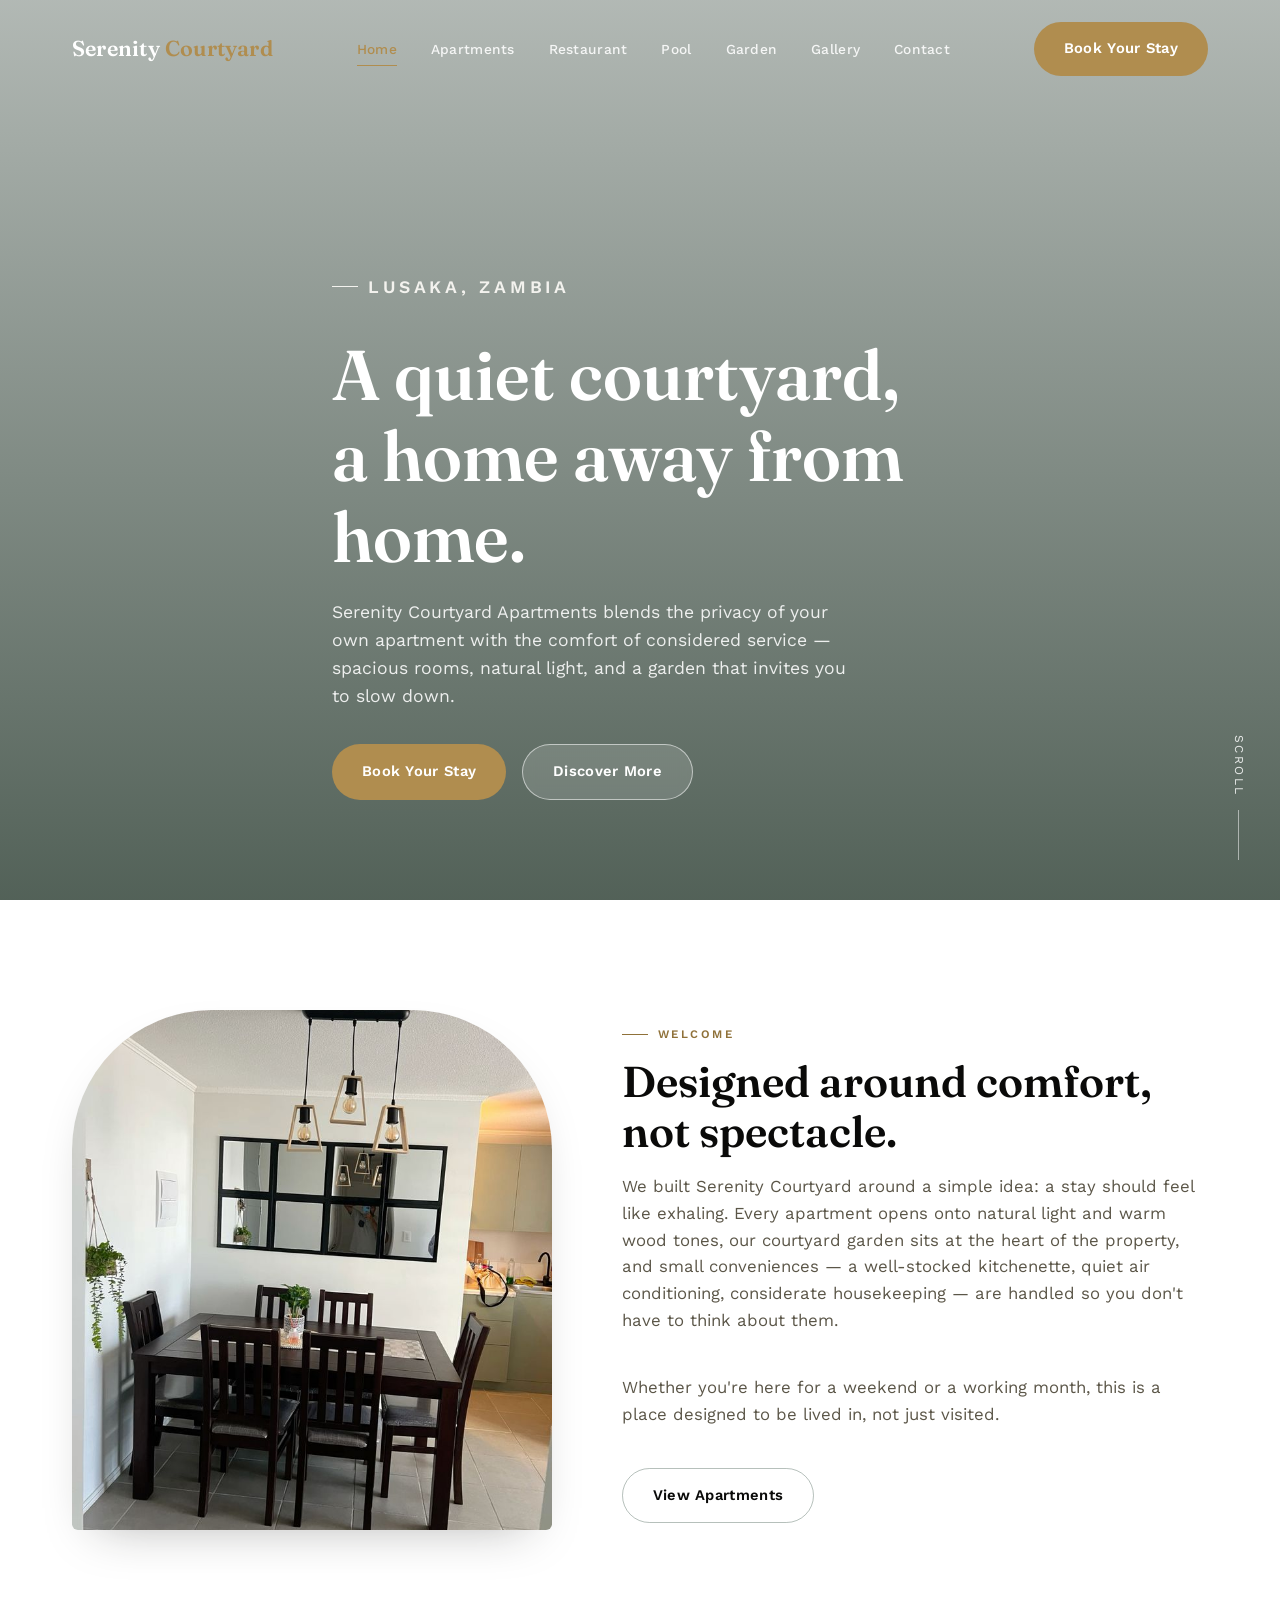
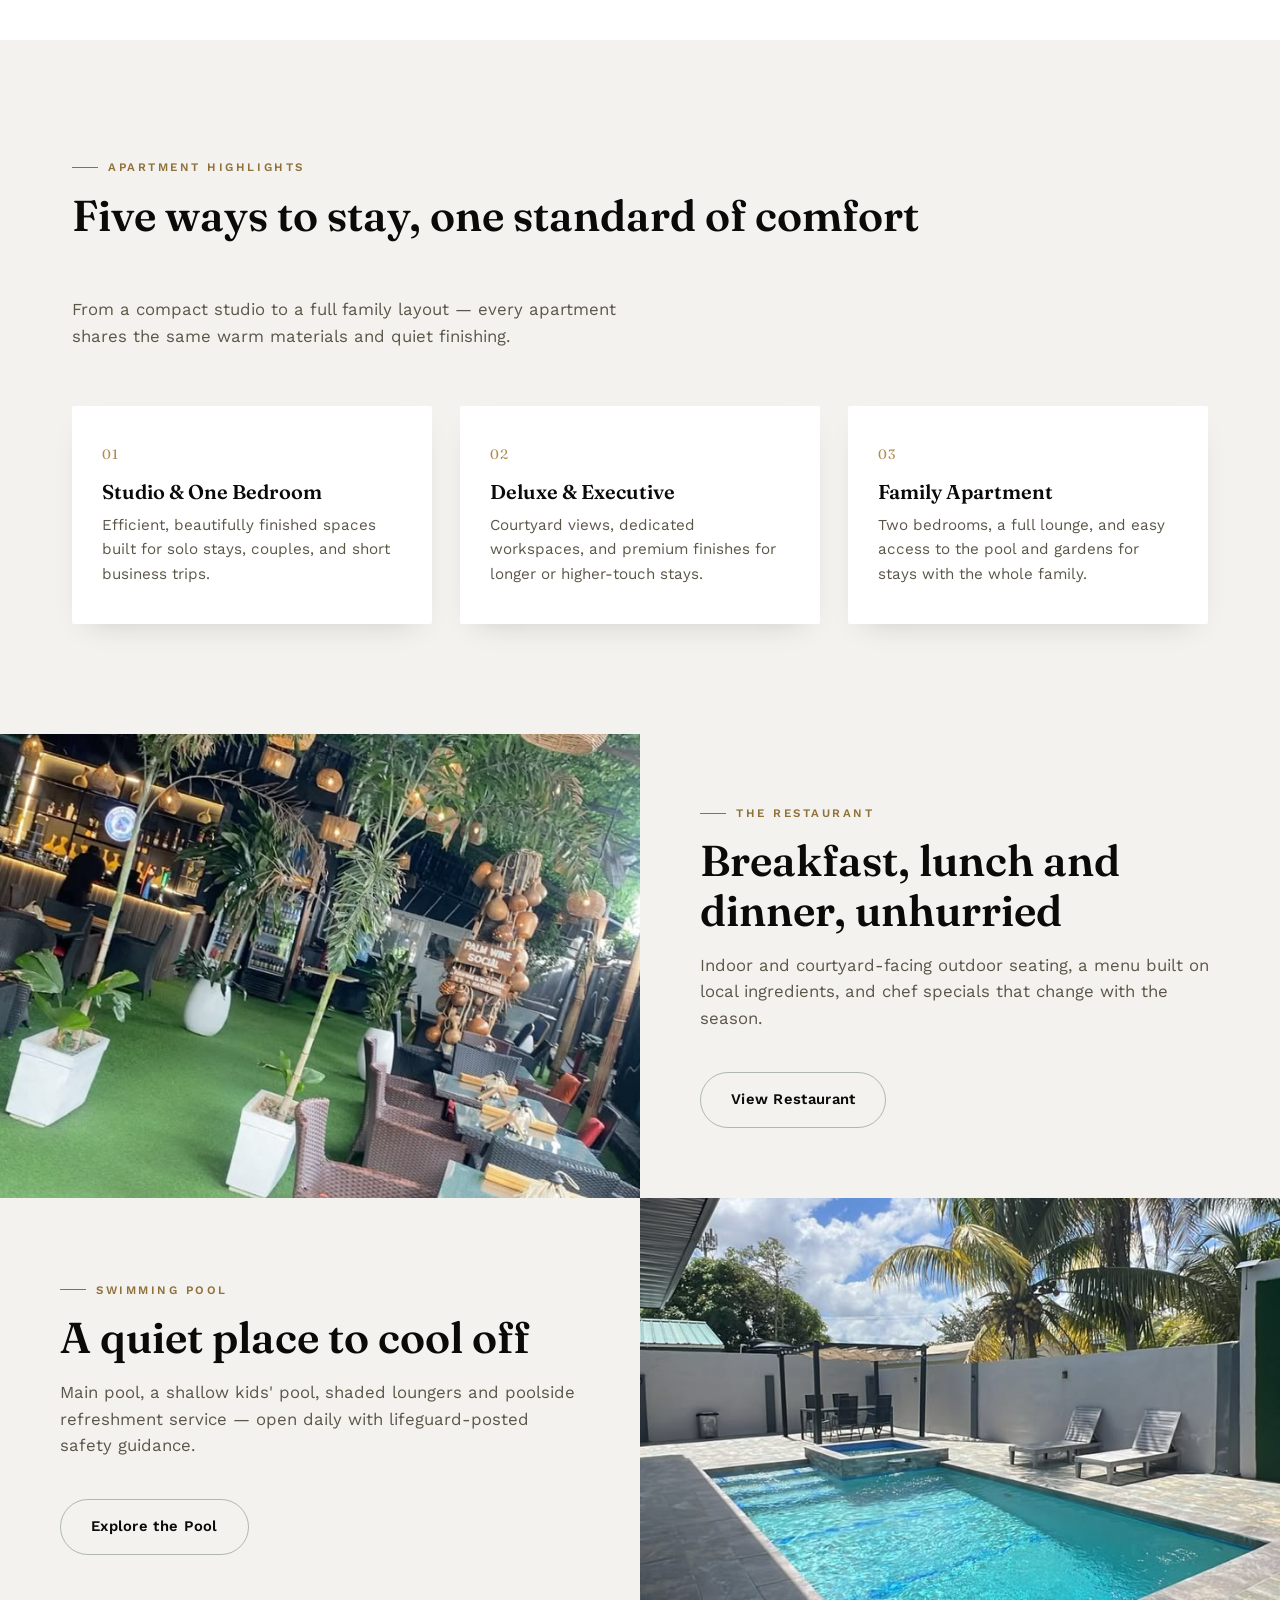
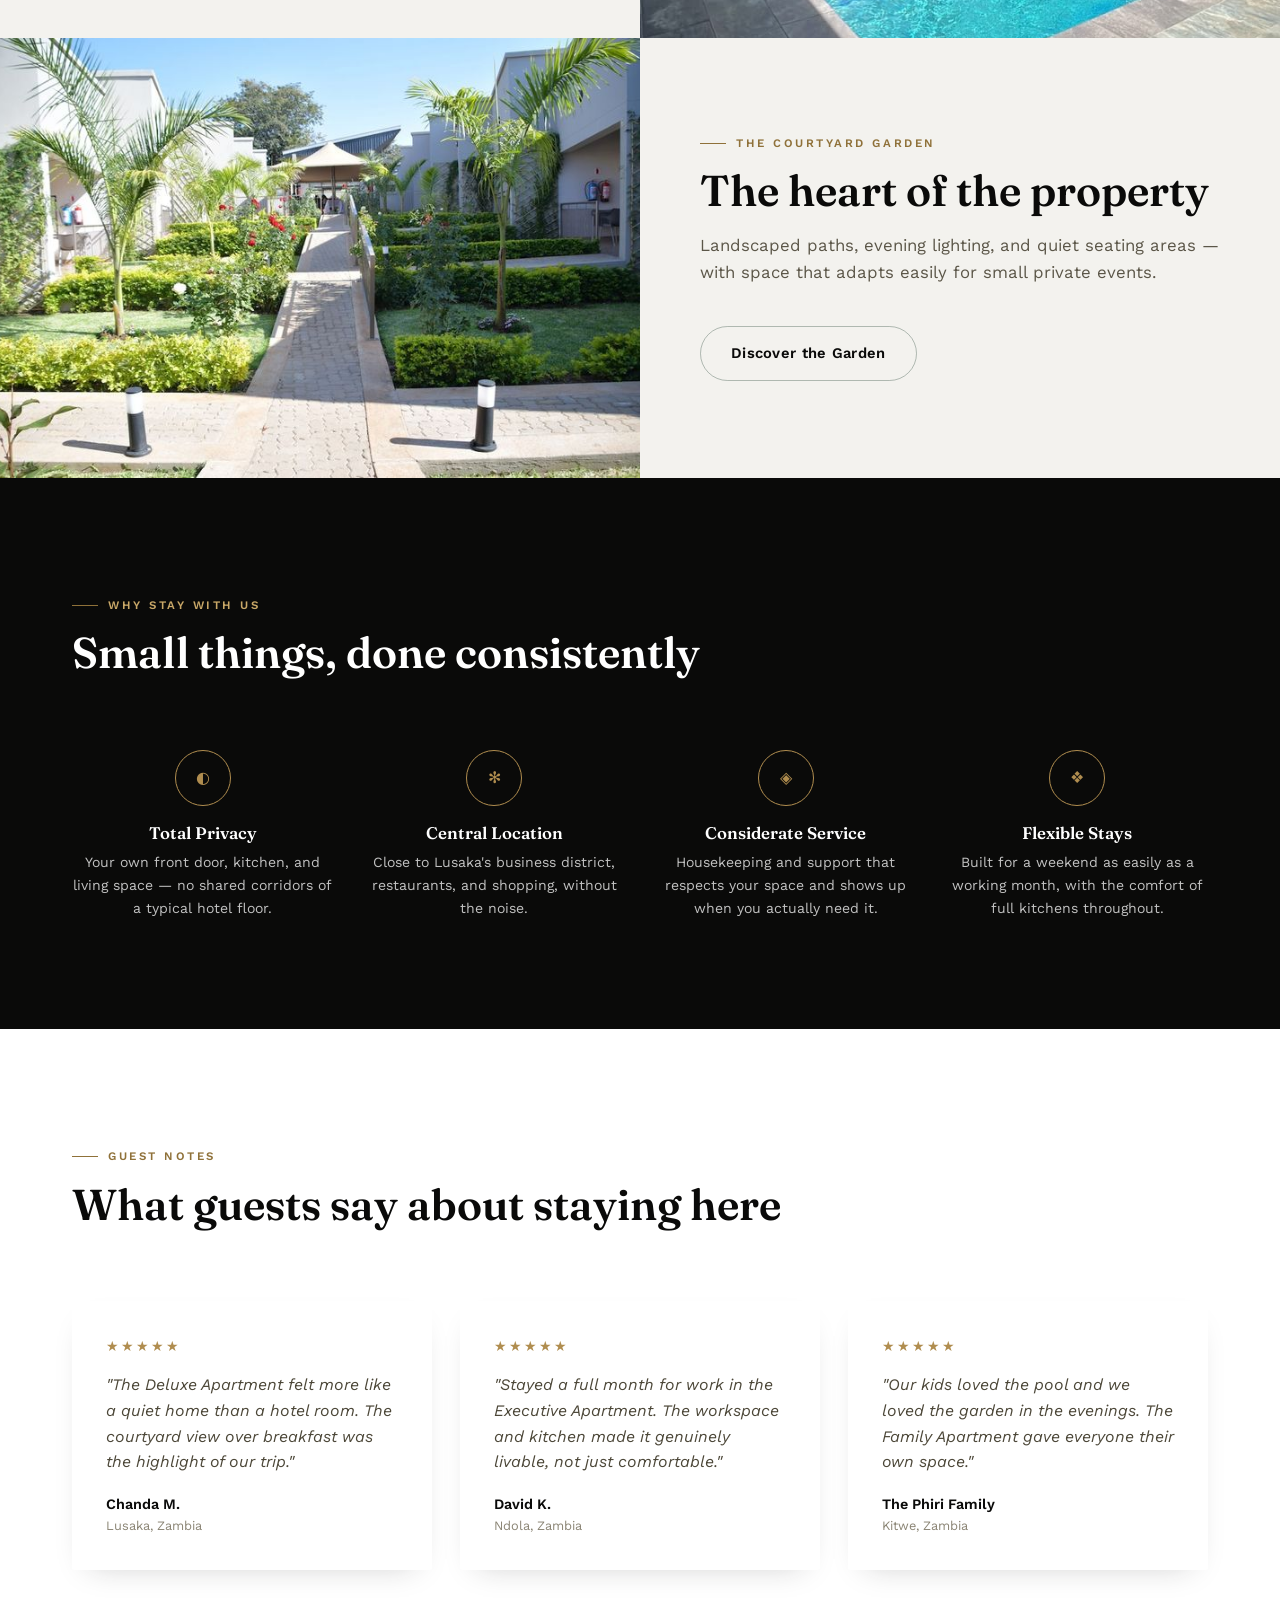
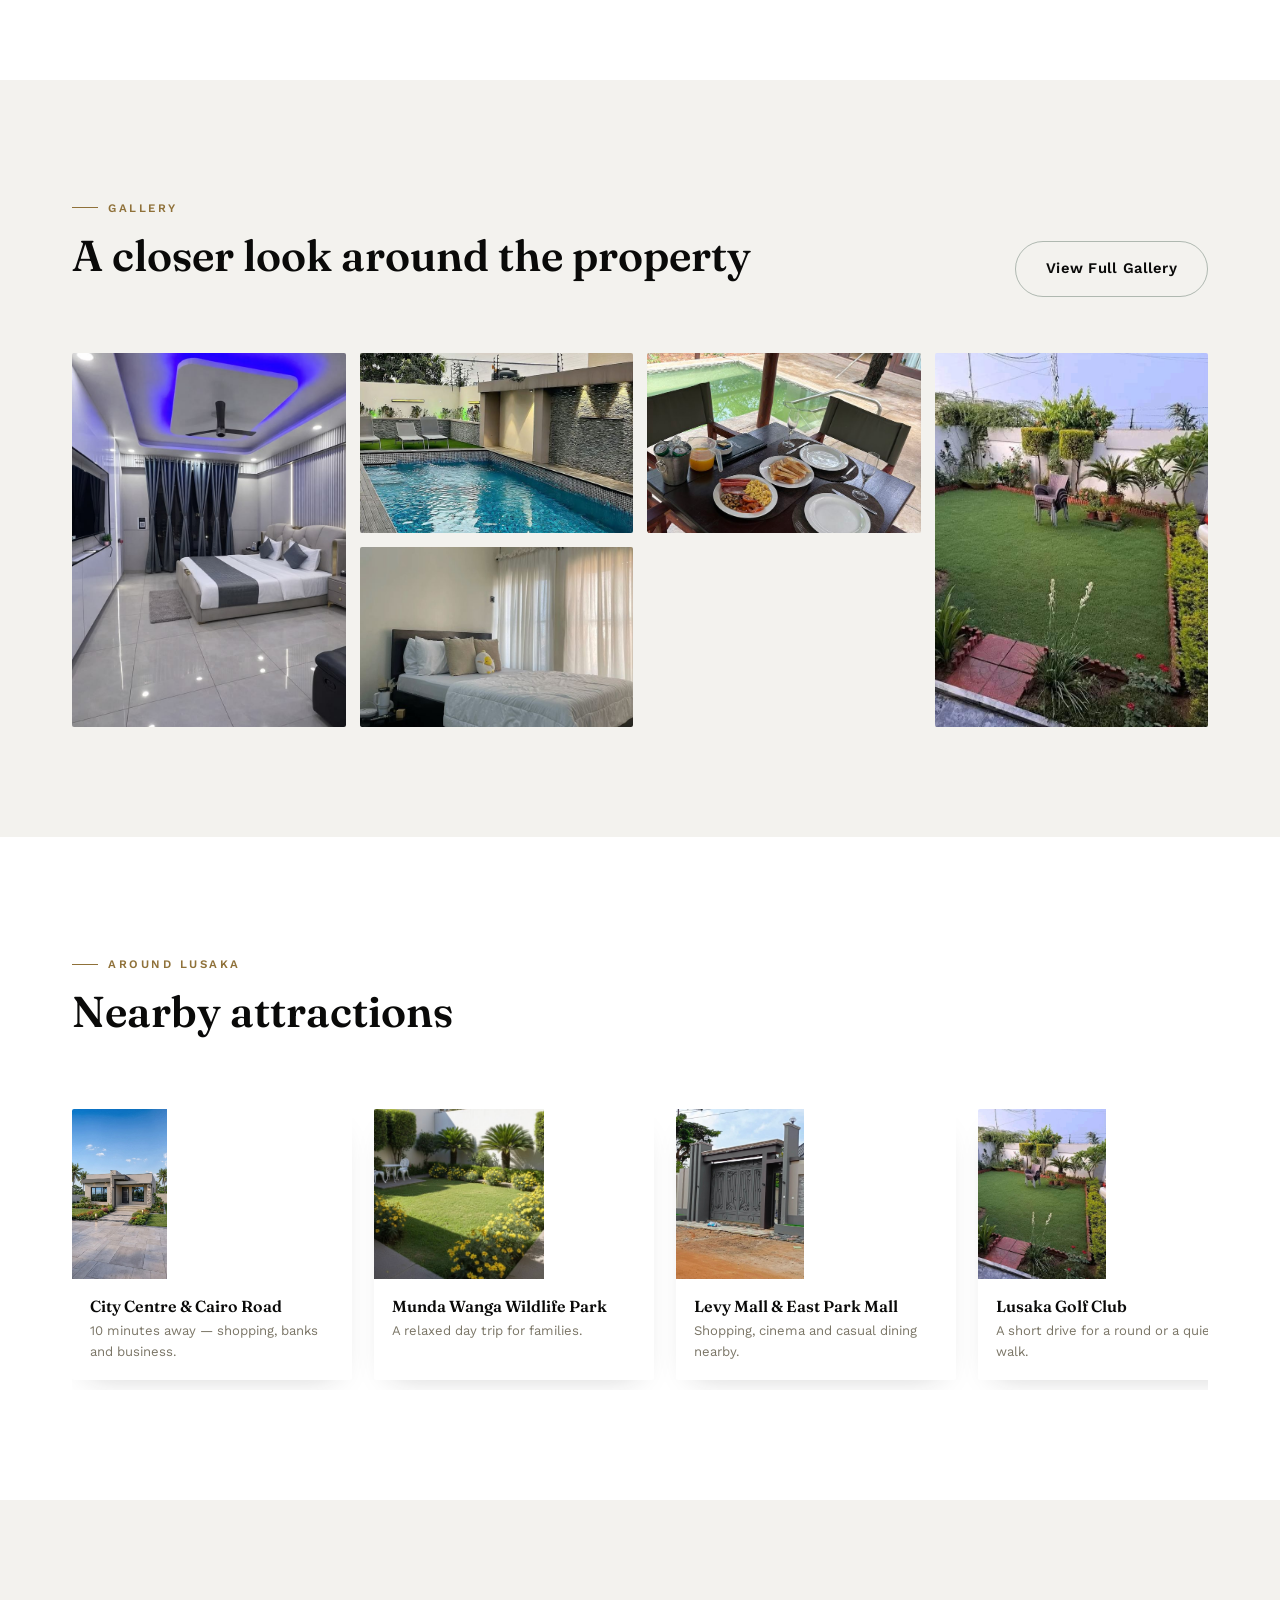
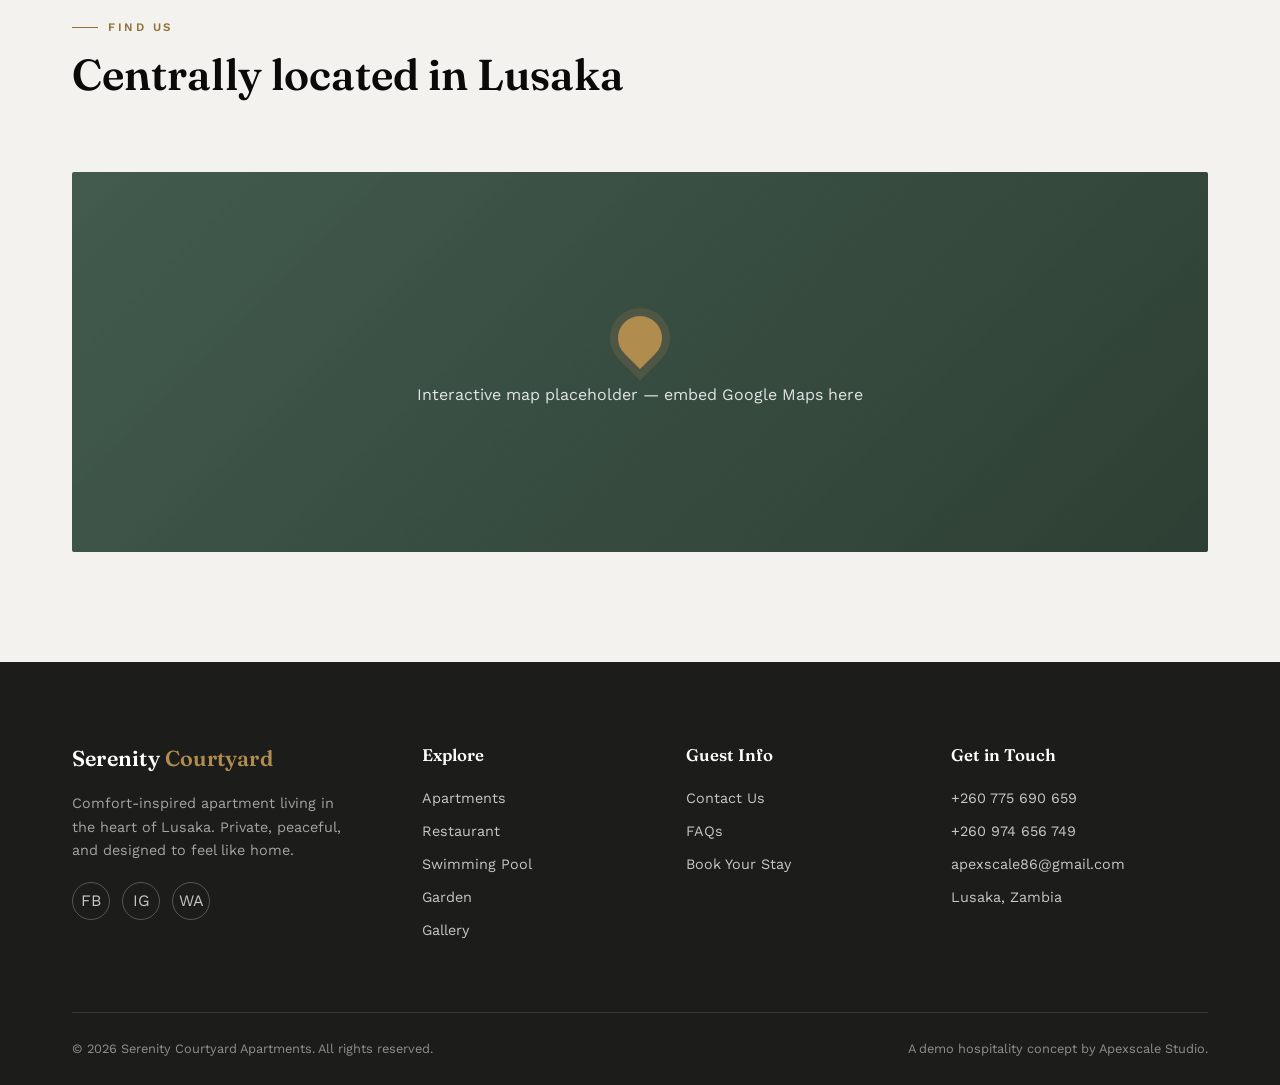
<file: index.html>
<!DOCTYPE html>
<html lang="en">
<head>
<meta charset="UTF-8">
<meta name="viewport" content="width=device-width, initial-scale=1.0">
<title>Serenity Courtyard Apartments — Comfort-Inspired Living in Lusaka</title>
<meta name="description" content="Serenity Courtyard Apartments is a private, comfort-inspired apartment lodge in Lusaka, Zambia — studio to family apartments, restaurant, pool and gardens.">
<link rel="stylesheet" href="css/style.css">
</head>
<body>
<a href="#main" class="skip-link">Skip to content</a>
<div class="page-loader"><span class="loader-mark">Serenity Courtyard</span></div>

<header class="site-header">
  <div class="container">
    <a href="index.html" class="brand">Serenity <span>Courtyard</span></a>
    <nav class="nav-links">
      <a href="index.html">Home</a>
      <a href="apartments.html">Apartments</a>
      <a href="restaurant.html">Restaurant</a>
      <a href="pool.html">Pool</a>
      <a href="garden.html">Garden</a>
      <a href="gallery.html">Gallery</a>
      <a href="contact.html">Contact</a>
    </nav>
    <div class="nav-cta">
      <a href="apartments.html" class="btn btn-wood">Book Your Stay</a>
      <button class="nav-toggle" aria-label="Toggle menu"><span></span><span></span><span></span></button>
    </div>
  </div>
</header>

<main id="main">

  <!-- HERO -->
  <section class="hero">
    <div class="container hero-inner">
      <p class="eyebrow">Lusaka, Zambia</p>
      <h1>A quiet courtyard, a home away from home.</h1>
      <p>Serenity Courtyard Apartments blends the privacy of your own apartment with the comfort of considered service — spacious rooms, natural light, and a garden that invites you to slow down.</p>
      <div class="hero-actions">
        <a href="apartments.html" class="btn btn-wood">Book Your Stay</a>
        <a href="#intro" class="btn btn-ghost-light">Discover More</a>
      </div>
    </div>
    <span class="hero-scroll">Scroll</span>
  </section>

  <!-- INTRO -->
  <section id="intro">
    <div class="container intro-grid">
      <div class="arch reveal">
        <img src="images/apartment-dining.jpg" alt="Warm, naturally lit apartment lounge at Serenity Courtyard Apartments">
      </div>
      <div class="reveal">
        <p class="eyebrow">Welcome</p>
        <h2 class="section-title">Designed around comfort, not spectacle.</h2>
        <p class="section-lede" style="max-width:100%">We built Serenity Courtyard around a simple idea: a stay should feel like exhaling. Every apartment opens onto natural light and warm wood tones, our courtyard garden sits at the heart of the property, and small conveniences — a well-stocked kitchenette, quiet air conditioning, considerate housekeeping — are handled so you don't have to think about them.</p>
        <p class="section-lede mt-40" style="max-width:100%">Whether you're here for a weekend or a working month, this is a place designed to be lived in, not just visited.</p>
        <a href="apartments.html" class="btn btn-outline mt-40">View Apartments</a>
      </div>
    </div>
  </section>

  <!-- HIGHLIGHTS -->
  <section class="bg-beige">
    <div class="container">
      <div class="section-head reveal">
        <div>
          <p class="eyebrow">Apartment Highlights</p>
          <h2 class="section-title">Five ways to stay, one standard of comfort</h2>
        </div>
        <p class="section-lede">From a compact studio to a full family layout — every apartment shares the same warm materials and quiet finishing.</p>
      </div>
      <div class="highlight-grid">
        <div class="highlight-card reveal">
          <div class="num">01</div>
          <h3>Studio &amp; One Bedroom</h3>
          <p>Efficient, beautifully finished spaces built for solo stays, couples, and short business trips.</p>
        </div>
        <div class="highlight-card reveal">
          <div class="num">02</div>
          <h3>Deluxe &amp; Executive</h3>
          <p>Courtyard views, dedicated workspaces, and premium finishes for longer or higher-touch stays.</p>
        </div>
        <div class="highlight-card reveal">
          <div class="num">03</div>
          <h3>Family Apartment</h3>
          <p>Two bedrooms, a full lounge, and easy access to the pool and gardens for stays with the whole family.</p>
        </div>
      </div>
    </div>
  </section>

  <!-- RESTAURANT PREVIEW -->
  <section style="padding:0">
    <div class="feature-split">
      <div class="feature-media">
        <img src="images/restaurant-outdoor-patio.jpg" alt="Elegant dining area at Serenity Courtyard Apartments restaurant">
      </div>
      <div class="feature-text reveal">
        <p class="eyebrow">The Restaurant</p>
        <h2 class="section-title">Breakfast, lunch and dinner, unhurried</h2>
        <p class="section-lede" style="max-width:100%">Indoor and courtyard-facing outdoor seating, a menu built on local ingredients, and chef specials that change with the season.</p>
        <a href="restaurant.html" class="btn btn-outline mt-40" style="align-self:flex-start">View Restaurant</a>
      </div>
    </div>
  </section>

  <!-- POOL PREVIEW -->
  <section style="padding:0">
    <div class="feature-split reverse">
      <div class="feature-media">
        <img src="images/pool-jacuzzi-palms.jpg" alt="Swimming pool with sun loungers at Serenity Courtyard Apartments">
      </div>
      <div class="feature-text reveal">
        <p class="eyebrow">Swimming Pool</p>
        <h2 class="section-title">A quiet place to cool off</h2>
        <p class="section-lede" style="max-width:100%">Main pool, a shallow kids' pool, shaded loungers and poolside refreshment service — open daily with lifeguard-posted safety guidance.</p>
        <a href="pool.html" class="btn btn-outline mt-40" style="align-self:flex-start">Explore the Pool</a>
      </div>
    </div>
  </section>

  <!-- GARDEN PREVIEW -->
  <section style="padding:0">
    <div class="feature-split">
      <div class="feature-media">
        <img src="images/garden-courtyard-walkway.jpg" alt="Landscaped courtyard garden with walking paths">
      </div>
      <div class="feature-text reveal">
        <p class="eyebrow">The Courtyard Garden</p>
        <h2 class="section-title">The heart of the property</h2>
        <p class="section-lede" style="max-width:100%">Landscaped paths, evening lighting, and quiet seating areas — with space that adapts easily for small private events.</p>
        <a href="garden.html" class="btn btn-outline mt-40" style="align-self:flex-start">Discover the Garden</a>
      </div>
    </div>
  </section>

  <!-- WHY STAY -->
  <section class="bg-forest">
    <div class="container">
      <div class="section-head reveal">
        <div>
          <p class="eyebrow" style="color:#C9A868">Why Stay With Us</p>
          <h2 class="section-title">Small things, done consistently</h2>
        </div>
      </div>
      <div class="why-grid">
        <div class="why-item reveal">
          <div class="icon">◐</div>
          <h4>Total Privacy</h4>
          <p>Your own front door, kitchen, and living space — no shared corridors of a typical hotel floor.</p>
        </div>
        <div class="why-item reveal">
          <div class="icon">✻</div>
          <h4>Central Location</h4>
          <p>Close to Lusaka's business district, restaurants, and shopping, without the noise.</p>
        </div>
        <div class="why-item reveal">
          <div class="icon">◈</div>
          <h4>Considerate Service</h4>
          <p>Housekeeping and support that respects your space and shows up when you actually need it.</p>
        </div>
        <div class="why-item reveal">
          <div class="icon">❖</div>
          <h4>Flexible Stays</h4>
          <p>Built for a weekend as easily as a working month, with the comfort of full kitchens throughout.</p>
        </div>
      </div>
    </div>
  </section>

  <!-- TESTIMONIALS -->
  <section>
    <div class="container">
      <div class="section-head reveal">
        <div>
          <p class="eyebrow">Guest Notes</p>
          <h2 class="section-title">What guests say about staying here</h2>
        </div>
      </div>
      <div class="testimonial-track">
        <div class="testimonial-card reveal">
          <div class="stars">★★★★★</div>
          <p>"The Deluxe Apartment felt more like a quiet home than a hotel room. The courtyard view over breakfast was the highlight of our trip."</p>
          <div class="testimonial-name">Chanda M.</div>
          <div class="testimonial-loc">Lusaka, Zambia</div>
        </div>
        <div class="testimonial-card reveal">
          <div class="stars">★★★★★</div>
          <p>"Stayed a full month for work in the Executive Apartment. The workspace and kitchen made it genuinely livable, not just comfortable."</p>
          <div class="testimonial-name">David K.</div>
          <div class="testimonial-loc">Ndola, Zambia</div>
        </div>
        <div class="testimonial-card reveal">
          <div class="stars">★★★★★</div>
          <p>"Our kids loved the pool and we loved the garden in the evenings. The Family Apartment gave everyone their own space."</p>
          <div class="testimonial-name">The Phiri Family</div>
          <div class="testimonial-loc">Kitwe, Zambia</div>
        </div>
      </div>
    </div>
  </section>

  <!-- GALLERY PREVIEW -->
  <section class="bg-beige">
    <div class="container">
      <div class="section-head reveal">
        <div>
          <p class="eyebrow">Gallery</p>
          <h2 class="section-title">A closer look around the property</h2>
        </div>
        <a href="gallery.html" class="btn btn-outline">View Full Gallery</a>
      </div>
      <div class="gallery-grid reveal">
        <div class="g-item tall"><img src="images/apartment-bedroom-modern.jpg" alt="Apartment interior" loading="lazy"></div>
        <div class="g-item"><img src="images/pool-evening-loungers.jpg" alt="Swimming pool" loading="lazy"></div>
        <div class="g-item"><img src="images/restaurant-poolside-breakfast.jpg" alt="Restaurant dining" loading="lazy"></div>
        <div class="g-item tall"><img src="images/garden-lawn-seating.jpg" alt="Courtyard garden" loading="lazy"></div>
        <div class="g-item"><img src="images/apartment-bedroom-simple.jpg" alt="Bedroom" loading="lazy"></div>
      </div>
    </div>
  </section>

  <!-- ATTRACTIONS -->
  <section>
    <div class="container">
      <div class="section-head reveal">
        <div>
          <p class="eyebrow">Around Lusaka</p>
          <h2 class="section-title">Nearby attractions</h2>
        </div>
      </div>
      <div class="attraction-scroll reveal">
        <div class="attraction-card">
          <img src="images/exterior-facade.jpg" alt="Lusaka city center">
          <div class="info"><h4>City Centre &amp; Cairo Road</h4><p>10 minutes away — shopping, banks and business.</p></div>
        </div>
        <div class="attraction-card">
          <img src="images/garden-flowers-patio.jpg" alt="Wildlife park">
          <div class="info"><h4>Munda Wanga Wildlife Park</h4><p>A relaxed day trip for families.</p></div>
        </div>
        <div class="attraction-card">
          <img src="images/exterior-gate.jpg" alt="Shopping mall">
          <div class="info"><h4>Levy Mall &amp; East Park Mall</h4><p>Shopping, cinema and casual dining nearby.</p></div>
        </div>
        <div class="attraction-card">
          <img src="images/garden-lawn-seating.jpg" alt="Golf course">
          <div class="info"><h4>Lusaka Golf Club</h4><p>A short drive for a round or a quiet walk.</p></div>
        </div>
      </div>
    </div>
  </section>

  <!-- MAP -->
  <section class="bg-beige">
    <div class="container">
      <div class="section-head reveal">
        <div>
          <p class="eyebrow">Find Us</p>
          <h2 class="section-title">Centrally located in Lusaka</h2>
        </div>
      </div>
      <div class="map-placeholder reveal">
        <div>
          <div class="pin"></div>
          <p style="opacity:.85">Interactive map placeholder — embed Google Maps here</p>
        </div>
      </div>
    </div>
  </section>

</main>

<footer class="site-footer">
  <div class="container">
    <div class="footer-grid">
      <div class="footer-brand">
        <a href="index.html" class="brand" style="color:#fff">Serenity <span>Courtyard</span></a>
        <p>Comfort-inspired apartment living in the heart of Lusaka. Private, peaceful, and designed to feel like home.</p>
        <div class="social-row">
          <a href="#" aria-label="Facebook">FB</a>
          <a href="#" aria-label="Instagram">IG</a>
          <a href="#" aria-label="WhatsApp">WA</a>
        </div>
      </div>
      <div>
        <h5>Explore</h5>
        <ul>
          <li><a href="apartments.html">Apartments</a></li>
          <li><a href="restaurant.html">Restaurant</a></li>
          <li><a href="pool.html">Swimming Pool</a></li>
          <li><a href="garden.html">Garden</a></li>
          <li><a href="gallery.html">Gallery</a></li>
        </ul>
      </div>
      <div>
        <h5>Guest Info</h5>
        <ul>
          <li><a href="contact.html">Contact Us</a></li>
          <li><a href="apartments.html">FAQs</a></li>
          <li><a href="apartments.html">Book Your Stay</a></li>
        </ul>
      </div>
      <div>
        <h5>Get in Touch</h5>
        <ul>
          <li>+260 775 690 659</li>
          <li>+260 974 656 749</li>
          <li>apexscale86@gmail.com</li>
          <li>Lusaka, Zambia</li>
        </ul>
      </div>
    </div>
    <div class="footer-bottom">
      <span>© <span class="footer-year"></span> Serenity Courtyard Apartments. All rights reserved.</span>
      <span>A demo hospitality concept by Apexscale Studio.</span>
    </div>
  </div>
</footer>

<script type="module" src="js/main.js"></script>
</body>
</html>
</file>
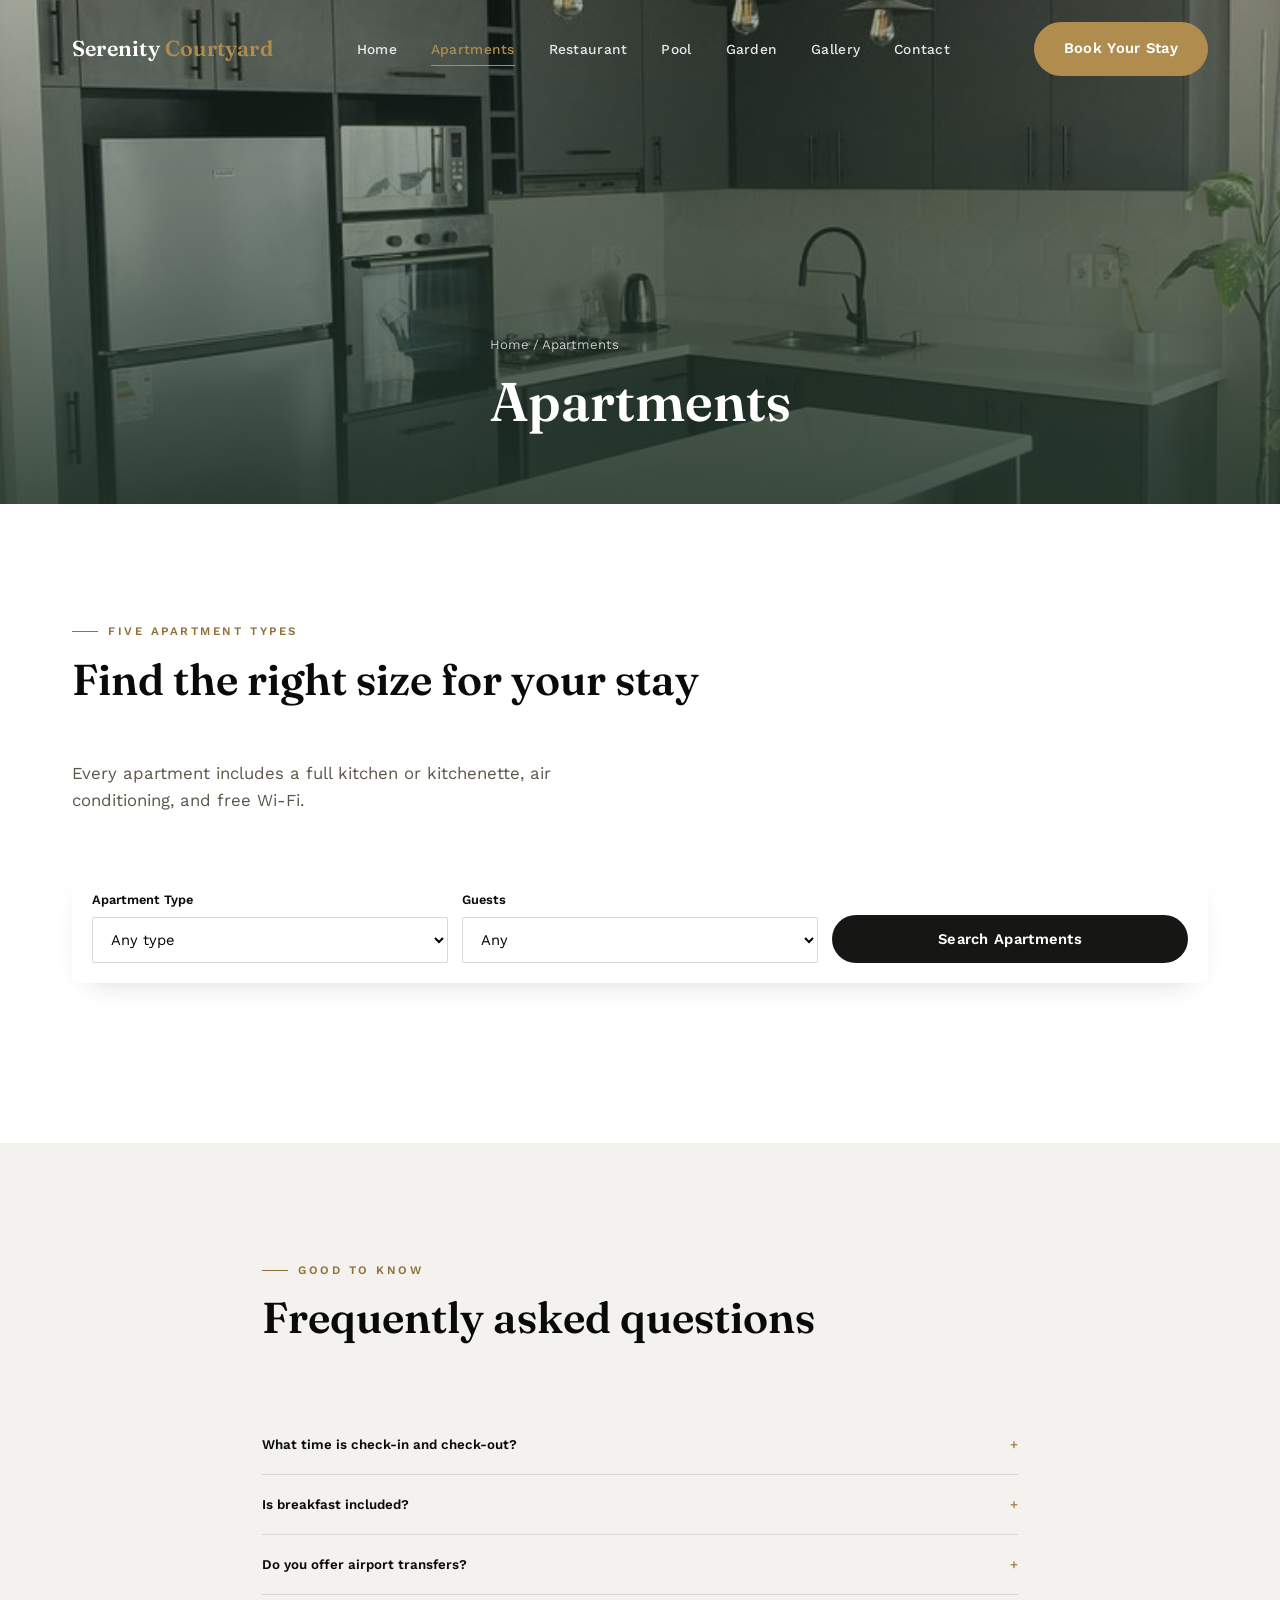
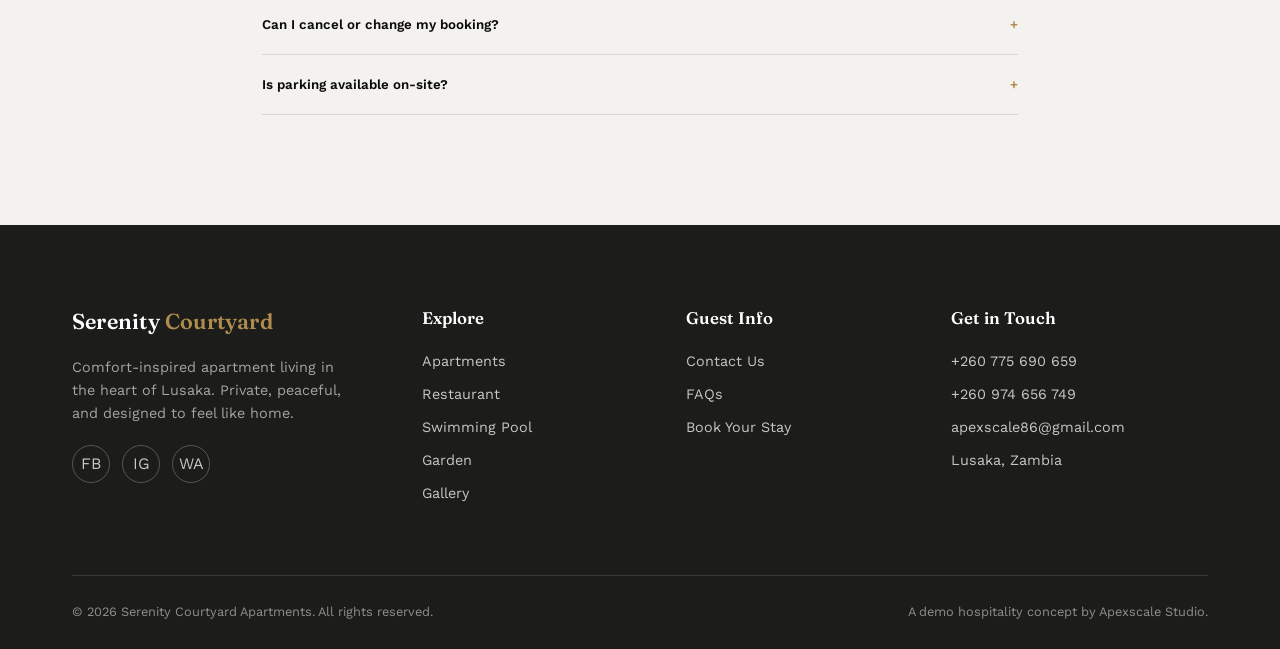
<file: apartments.html>
<!DOCTYPE html>
<html lang="en">
<head>
<meta charset="UTF-8">
<meta name="viewport" content="width=device-width, initial-scale=1.0">
<title>Apartments — Serenity Courtyard Apartments</title>
<meta name="description" content="Studio, One Bedroom, Deluxe, Executive and Family apartments at Serenity Courtyard Apartments, Lusaka.">
<link rel="stylesheet" href="css/style.css">
</head>
<body>
<a href="#main" class="skip-link">Skip to content</a>
<div class="page-loader"><span class="loader-mark">Serenity Courtyard</span></div>

<header class="site-header">
  <div class="container">
    <a href="index.html" class="brand">Serenity <span>Courtyard</span></a>
    <nav class="nav-links">
      <a href="index.html">Home</a>
      <a href="apartments.html">Apartments</a>
      <a href="restaurant.html">Restaurant</a>
      <a href="pool.html">Pool</a>
      <a href="garden.html">Garden</a>
      <a href="gallery.html">Gallery</a>
      <a href="contact.html">Contact</a>
    </nav>
    <div class="nav-cta">
      <a href="apartments.html" class="btn btn-wood">Book Your Stay</a>
      <button class="nav-toggle" aria-label="Toggle menu"><span></span><span></span><span></span></button>
    </div>
  </div>
</header>

<main id="main">

  <section class="page-hero" style="background-image:url('images/apartment-kitchen.jpg')">
    <div class="container">
      <p class="breadcrumb"><a href="index.html">Home</a> / Apartments</p>
      <h1>Apartments</h1>
    </div>
  </section>

  <section>
    <div class="container">
      <div class="section-head reveal">
        <div>
          <p class="eyebrow">Five Apartment Types</p>
          <h2 class="section-title">Find the right size for your stay</h2>
        </div>
        <p class="section-lede">Every apartment includes a full kitchen or kitchenette, air conditioning, and free Wi-Fi.</p>
      </div>

      <form id="apartmentSearch" class="search-bar reveal">
        <div class="form-group">
          <label for="searchType">Apartment Type</label>
          <select id="searchType" name="type">
            <option value="">Any type</option>
            <option value="studio">Studio Apartment</option>
            <option value="one-bedroom">One Bedroom Apartment</option>
            <option value="deluxe">Deluxe Apartment</option>
            <option value="executive">Executive Apartment</option>
            <option value="family">Family Apartment</option>
          </select>
        </div>
        <div class="form-group">
          <label for="searchGuests">Guests</label>
          <select id="searchGuests" name="guests">
            <option value="">Any</option>
            <option value="1">1 adult</option>
            <option value="2">2 adults</option>
            <option value="3">3 adults</option>
            <option value="4">4 adults</option>
          </select>
        </div>
        <div class="form-group" style="justify-content:flex-end">
          <button type="submit" class="btn btn-primary">Search Apartments</button>
        </div>
      </form>

      <div id="apartmentsGrid" class="apartments-grid reveal"></div>
    </div>
  </section>

  <!-- FAQ -->
  <section id="faq" class="bg-beige">
    <div class="container" style="max-width:820px">
      <div class="section-head reveal">
        <div>
          <p class="eyebrow">Good to Know</p>
          <h2 class="section-title">Frequently asked questions</h2>
        </div>
      </div>
      <div class="reveal">
        <div class="faq-item">
          <button class="faq-q">What time is check-in and check-out? <span class="faq-icon">+</span></button>
          <div class="faq-a">Check-in is from 2:00 PM and check-out is by 11:00 AM. Early check-in and late check-out can be requested based on availability.</div>
        </div>
        <div class="faq-item">
          <button class="faq-q">Is breakfast included? <span class="faq-icon">+</span></button>
          <div class="faq-a">Breakfast is not automatically included with the room rate, but is available every morning at the restaurant and can be added at booking.</div>
        </div>
        <div class="faq-item">
          <button class="faq-q">Do you offer airport transfers? <span class="faq-icon">+</span></button>
          <div class="faq-a">Yes — let us know your flight details in the special requests field and our team will confirm transfer options.</div>
        </div>
        <div class="faq-item">
          <button class="faq-q">Can I cancel or change my booking? <span class="faq-icon">+</span></button>
          <div class="faq-a">Yes, contact us with your booking reference and we'll help adjust your dates or process a cancellation, subject to our stay policy.</div>
        </div>
        <div class="faq-item">
          <button class="faq-q">Is parking available on-site? <span class="faq-icon">+</span></button>
          <div class="faq-a">Yes, secure on-site parking is available free of charge for all guests.</div>
        </div>
      </div>
    </div>
  </section>

</main>

<!-- BOOKING MODAL -->
<div class="modal-backdrop" id="bookingModal">
  <div class="modal-box">
    <button class="modal-close" id="modalCloseBtn" aria-label="Close">×</button>
    <h3 id="modalApartmentName">Book Apartment</h3>
    <p class="section-lede" style="margin:8px 0 24px">Tell us your dates and details — we'll confirm by email.</p>

    <div class="status-msg" id="bookingStatus"></div>

    <form id="bookingForm">
      <div class="form-row">
        <div class="form-group">
          <label for="checkin">Check-in</label>
          <input type="date" id="checkin" name="checkin" required>
        </div>
        <div class="form-group">
          <label for="checkout">Check-out</label>
          <input type="date" id="checkout" name="checkout" required>
        </div>
      </div>
      <div class="form-row">
        <div class="form-group">
          <label for="guests">Adults</label>
          <input type="number" id="guests" name="guests" min="1" value="1" required>
        </div>
        <div class="form-group">
          <label for="children">Children</label>
          <input type="number" id="children" name="children" min="0" value="0">
        </div>
      </div>
      <div class="form-group">
        <label for="guest_name">Full Name</label>
        <input type="text" id="guest_name" name="guest_name" required>
      </div>
      <div class="form-row">
        <div class="form-group">
          <label for="guest_email">Email</label>
          <input type="email" id="guest_email" name="guest_email" required>
        </div>
        <div class="form-group">
          <label for="guest_phone">Phone</label>
          <input type="tel" id="guest_phone" name="guest_phone" required>
        </div>
      </div>
      <div class="form-group">
        <label for="special_requests">Special Requests (optional)</label>
        <textarea id="special_requests" name="special_requests" placeholder="Airport transfer, early check-in, dietary needs…"></textarea>
      </div>
      <button type="submit" class="btn btn-primary" style="width:100%">Confirm Booking</button>
      <p class="form-note center" style="margin-top:14px">This is a demo site — no payment is collected.</p>
    </form>

    <div id="bookingConfirmation">
      <p class="eyebrow center" style="justify-content:center">Booking Reference</p>
      <p class="confirmation-ref" id="confRef"></p>
      <div class="booking-summary" id="confSummary"></div>
      <p class="section-lede center" style="max-width:100%">A confirmation email is on its way to you. Our team will confirm your booking shortly.</p>
      <button class="btn btn-outline mt-40" style="width:100%" id="modalDoneBtn">Done</button>
    </div>
  </div>
</div>

<footer class="site-footer">
  <div class="container">
    <div class="footer-grid">
      <div class="footer-brand">
        <a href="index.html" class="brand" style="color:#fff">Serenity <span>Courtyard</span></a>
        <p>Comfort-inspired apartment living in the heart of Lusaka. Private, peaceful, and designed to feel like home.</p>
        <div class="social-row">
          <a href="#" aria-label="Facebook">FB</a>
          <a href="#" aria-label="Instagram">IG</a>
          <a href="#" aria-label="WhatsApp">WA</a>
        </div>
      </div>
      <div>
        <h5>Explore</h5>
        <ul>
          <li><a href="apartments.html">Apartments</a></li>
          <li><a href="restaurant.html">Restaurant</a></li>
          <li><a href="pool.html">Swimming Pool</a></li>
          <li><a href="garden.html">Garden</a></li>
          <li><a href="gallery.html">Gallery</a></li>
        </ul>
      </div>
      <div>
        <h5>Guest Info</h5>
        <ul>
          <li><a href="contact.html">Contact Us</a></li>
          <li><a href="apartments.html#faq">FAQs</a></li>
          <li><a href="apartments.html">Book Your Stay</a></li>
        </ul>
      </div>
      <div>
        <h5>Get in Touch</h5>
        <ul>
          <li>+260 775 690 659</li>
          <li>+260 974 656 749</li>
          <li>apexscale86@gmail.com</li>
          <li>Lusaka, Zambia</li>
        </ul>
      </div>
    </div>
    <div class="footer-bottom">
      <span>© <span class="footer-year"></span> Serenity Courtyard Apartments. All rights reserved.</span>
      <span>A demo hospitality concept by Apexscale Studio.</span>
    </div>
  </div>
</footer>

<script type="module" src="js/main.js"></script>
<script type="module" src="js/apartments.js"></script>
<script>
  document.getElementById('modalDoneBtn')?.addEventListener('click', () => {
    document.getElementById('bookingModal').classList.remove('open');
    document.body.style.overflow = '';
  });
</script>
</body>
</html>
</file>
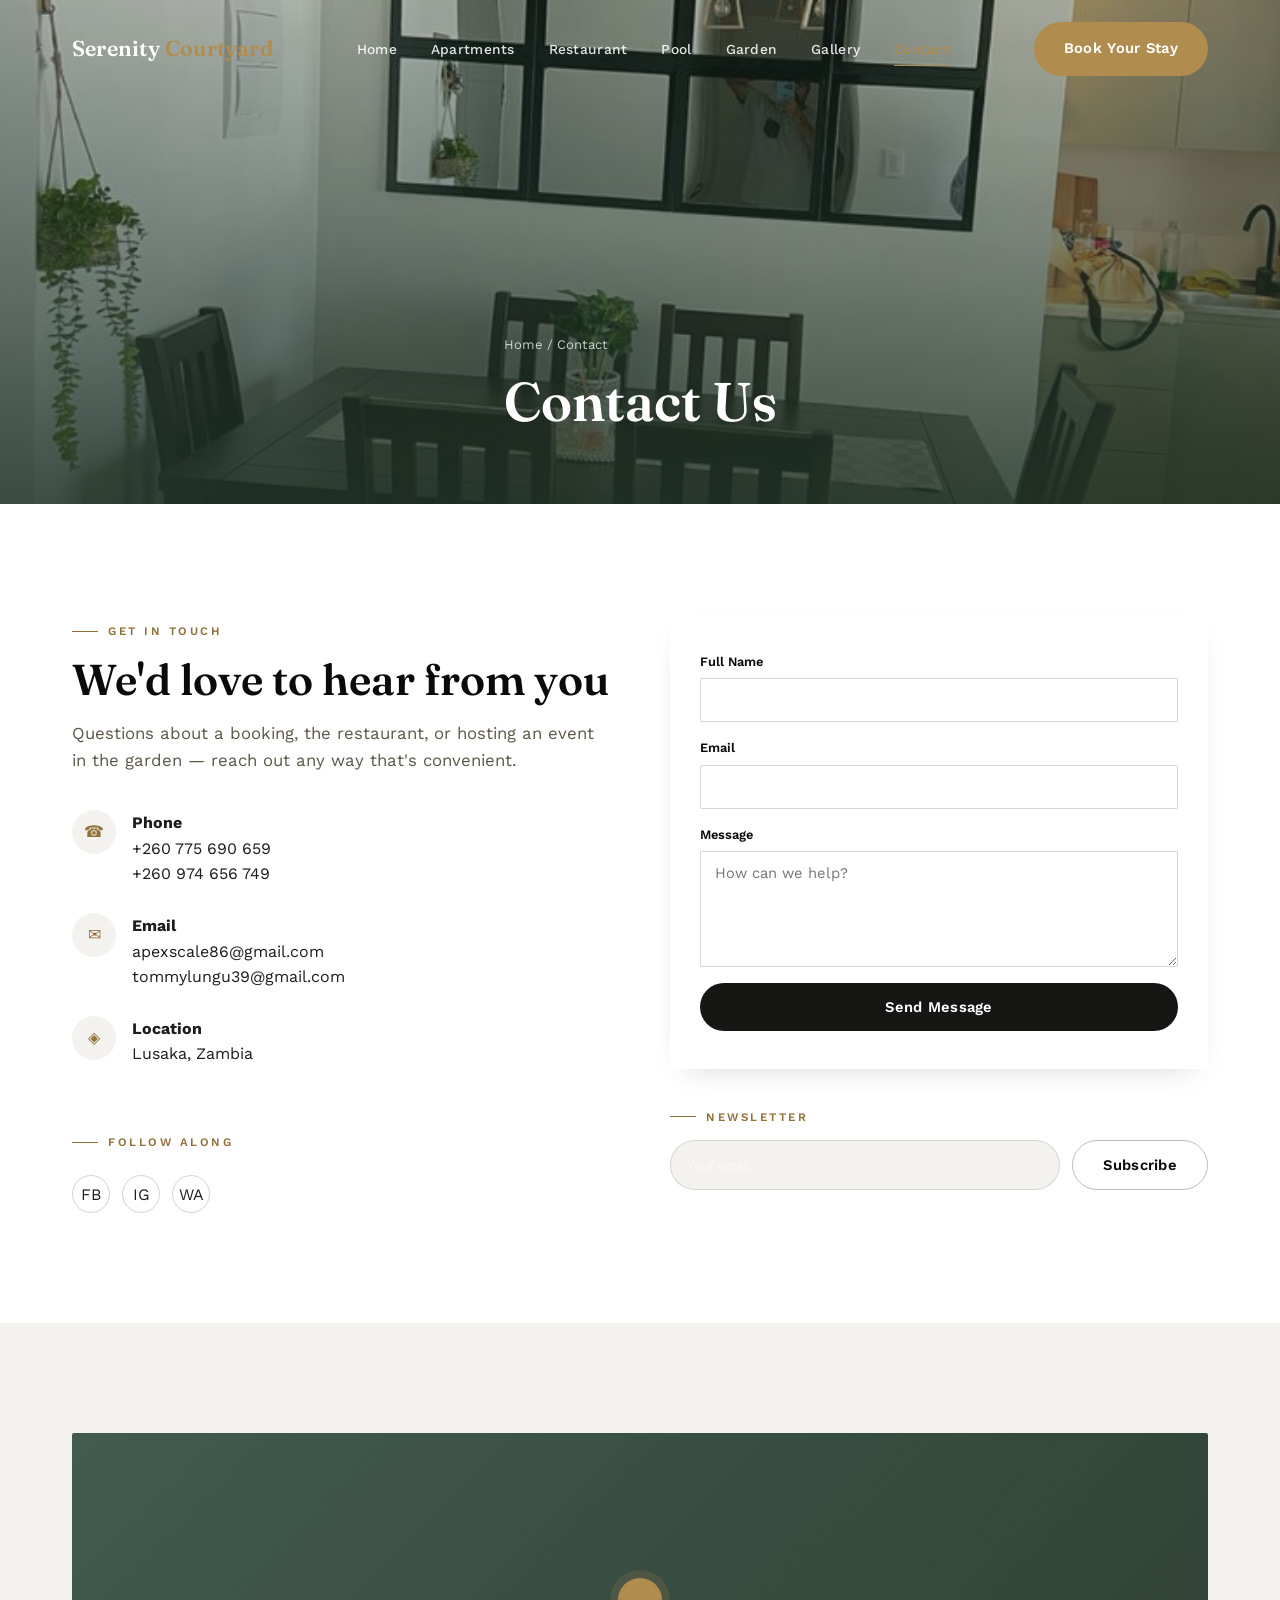
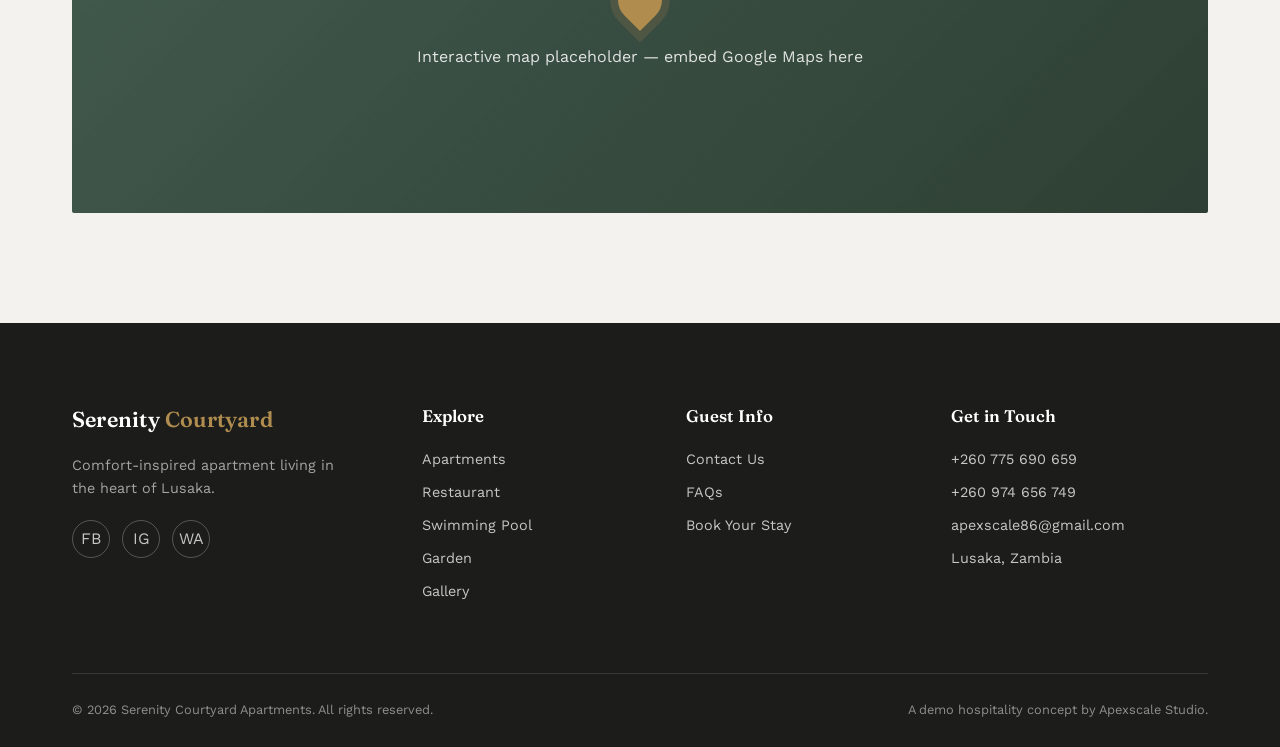
<file: contact.html>
<!DOCTYPE html>
<html lang="en">
<head>
<meta charset="UTF-8">
<meta name="viewport" content="width=device-width, initial-scale=1.0">
<title>Contact — Serenity Courtyard Apartments</title>
<meta name="description" content="Get in touch with Serenity Courtyard Apartments, Lusaka — phone, email, contact form and location.">
<link rel="stylesheet" href="css/style.css">
</head>
<body>
<a href="#main" class="skip-link">Skip to content</a>
<div class="page-loader"><span class="loader-mark">Serenity Courtyard</span></div>

<header class="site-header">
  <div class="container">
    <a href="index.html" class="brand">Serenity <span>Courtyard</span></a>
    <nav class="nav-links">
      <a href="index.html">Home</a>
      <a href="apartments.html">Apartments</a>
      <a href="restaurant.html">Restaurant</a>
      <a href="pool.html">Pool</a>
      <a href="garden.html">Garden</a>
      <a href="gallery.html">Gallery</a>
      <a href="contact.html">Contact</a>
    </nav>
    <div class="nav-cta">
      <a href="apartments.html" class="btn btn-wood">Book Your Stay</a>
      <button class="nav-toggle" aria-label="Toggle menu"><span></span><span></span><span></span></button>
    </div>
  </div>
</header>

<main id="main">

  <section class="page-hero" style="background-image:url('images/apartment-dining.jpg')">
    <div class="container">
      <p class="breadcrumb"><a href="index.html">Home</a> / Contact</p>
      <h1>Contact Us</h1>
    </div>
  </section>

  <section>
    <div class="container contact-grid">
      <div class="reveal">
        <p class="eyebrow">Get in Touch</p>
        <h2 class="section-title">We'd love to hear from you</h2>
        <p class="section-lede" style="max-width:100%;margin-bottom:36px">Questions about a booking, the restaurant, or hosting an event in the garden — reach out any way that's convenient.</p>

        <div class="contact-detail">
          <div class="ic">☎</div>
          <div><strong>Phone</strong><br>+260 775 690 659<br>+260 974 656 749</div>
        </div>
        <div class="contact-detail">
          <div class="ic">✉</div>
          <div><strong>Email</strong><br>apexscale86@gmail.com<br>tommylungu39@gmail.com</div>
        </div>
        <div class="contact-detail">
          <div class="ic">◈</div>
          <div><strong>Location</strong><br>Lusaka, Zambia</div>
        </div>

        <p class="eyebrow mt-40">Follow Along</p>
        <div class="social-row" style="margin-top:10px">
          <a href="#" aria-label="Facebook" style="border-color:rgba(43,41,36,.2);color:var(--charcoal)">FB</a>
          <a href="#" aria-label="Instagram" style="border-color:rgba(43,41,36,.2);color:var(--charcoal)">IG</a>
          <a href="#" aria-label="WhatsApp" style="border-color:rgba(43,41,36,.2);color:var(--charcoal)">WA</a>
        </div>
      </div>

      <div class="reveal">
        <form id="contactForm" class="highlight-card" style="box-shadow:var(--shadow-card)">
          <div class="form-group">
            <label for="name">Full Name</label>
            <input type="text" id="name" name="name" required>
          </div>
          <div class="form-group">
            <label for="email">Email</label>
            <input type="email" id="email" name="email" required>
          </div>
          <div class="form-group">
            <label for="message">Message</label>
            <textarea id="message" name="message" rows="5" required placeholder="How can we help?"></textarea>
          </div>
          <button type="submit" class="btn btn-primary" style="width:100%">Send Message</button>
        </form>

        <form class="newsletter-form" style="margin-top:30px">
          <p class="eyebrow">Newsletter</p>
          <div class="newsletter" style="max-width:100%">
            <input type="email" placeholder="Your email" required style="color:var(--charcoal);background:var(--beige);border-color:rgba(43,41,36,.15)">
            <button type="submit" class="btn btn-outline">Subscribe</button>
          </div>
        </form>
      </div>
    </div>
  </section>

  <section class="bg-beige">
    <div class="container">
      <div class="map-placeholder reveal">
        <div>
          <div class="pin"></div>
          <p style="opacity:.85">Interactive map placeholder — embed Google Maps here</p>
        </div>
      </div>
    </div>
  </section>

</main>

<footer class="site-footer">
  <div class="container">
    <div class="footer-grid">
      <div class="footer-brand">
        <a href="index.html" class="brand" style="color:#fff">Serenity <span>Courtyard</span></a>
        <p>Comfort-inspired apartment living in the heart of Lusaka.</p>
        <div class="social-row"><a href="#" aria-label="Facebook">FB</a><a href="#" aria-label="Instagram">IG</a><a href="#" aria-label="WhatsApp">WA</a></div>
      </div>
      <div><h5>Explore</h5><ul><li><a href="apartments.html">Apartments</a></li><li><a href="restaurant.html">Restaurant</a></li><li><a href="pool.html">Swimming Pool</a></li><li><a href="garden.html">Garden</a></li><li><a href="gallery.html">Gallery</a></li></ul></div>
      <div><h5>Guest Info</h5><ul><li><a href="contact.html">Contact Us</a></li><li><a href="apartments.html#faq">FAQs</a></li><li><a href="apartments.html">Book Your Stay</a></li></ul></div>
      <div><h5>Get in Touch</h5><ul><li>+260 775 690 659</li><li>+260 974 656 749</li><li>apexscale86@gmail.com</li><li>Lusaka, Zambia</li></ul></div>
    </div>
    <div class="footer-bottom">
      <span>© <span class="footer-year"></span> Serenity Courtyard Apartments. All rights reserved.</span>
      <span>A demo hospitality concept by Apexscale Studio.</span>
    </div>
  </div>
</footer>

<script type="module" src="js/main.js"></script>
<script type="module" src="js/contact.js"></script>
</body>
</html>
</file>
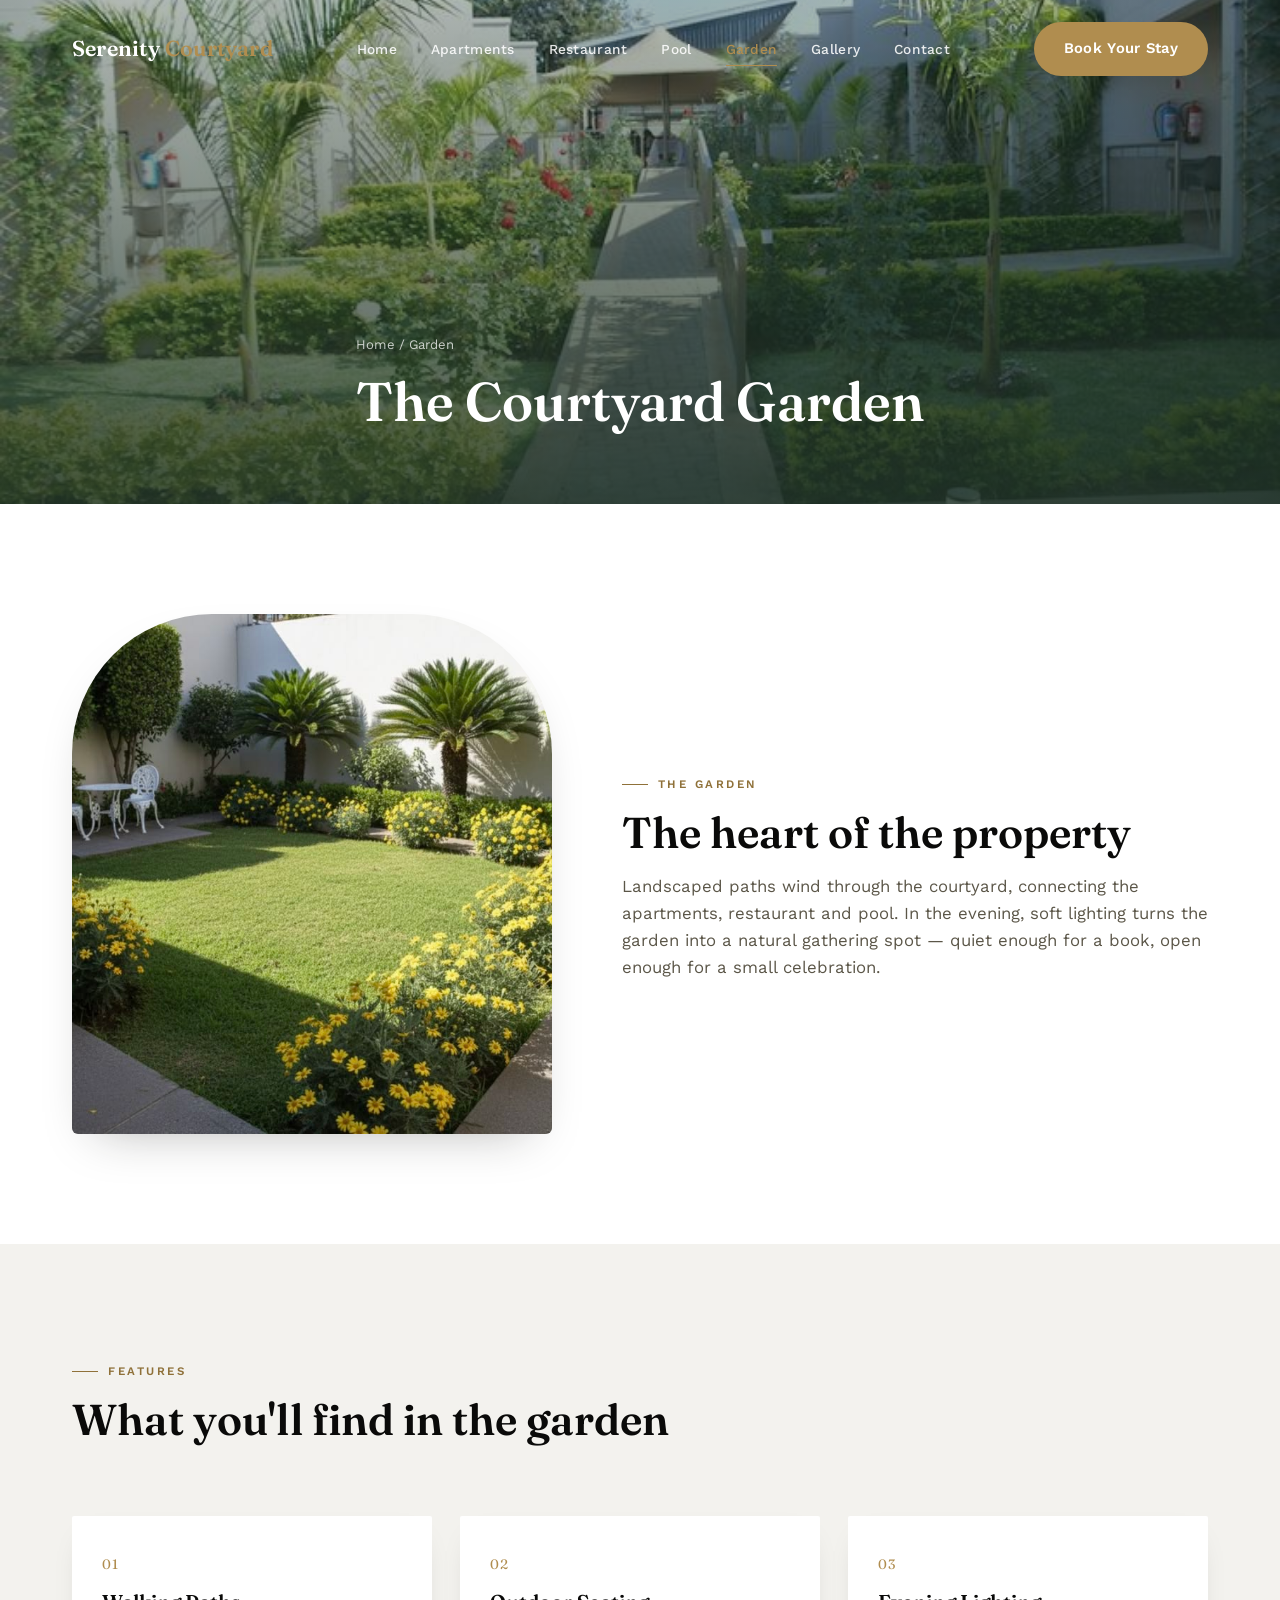
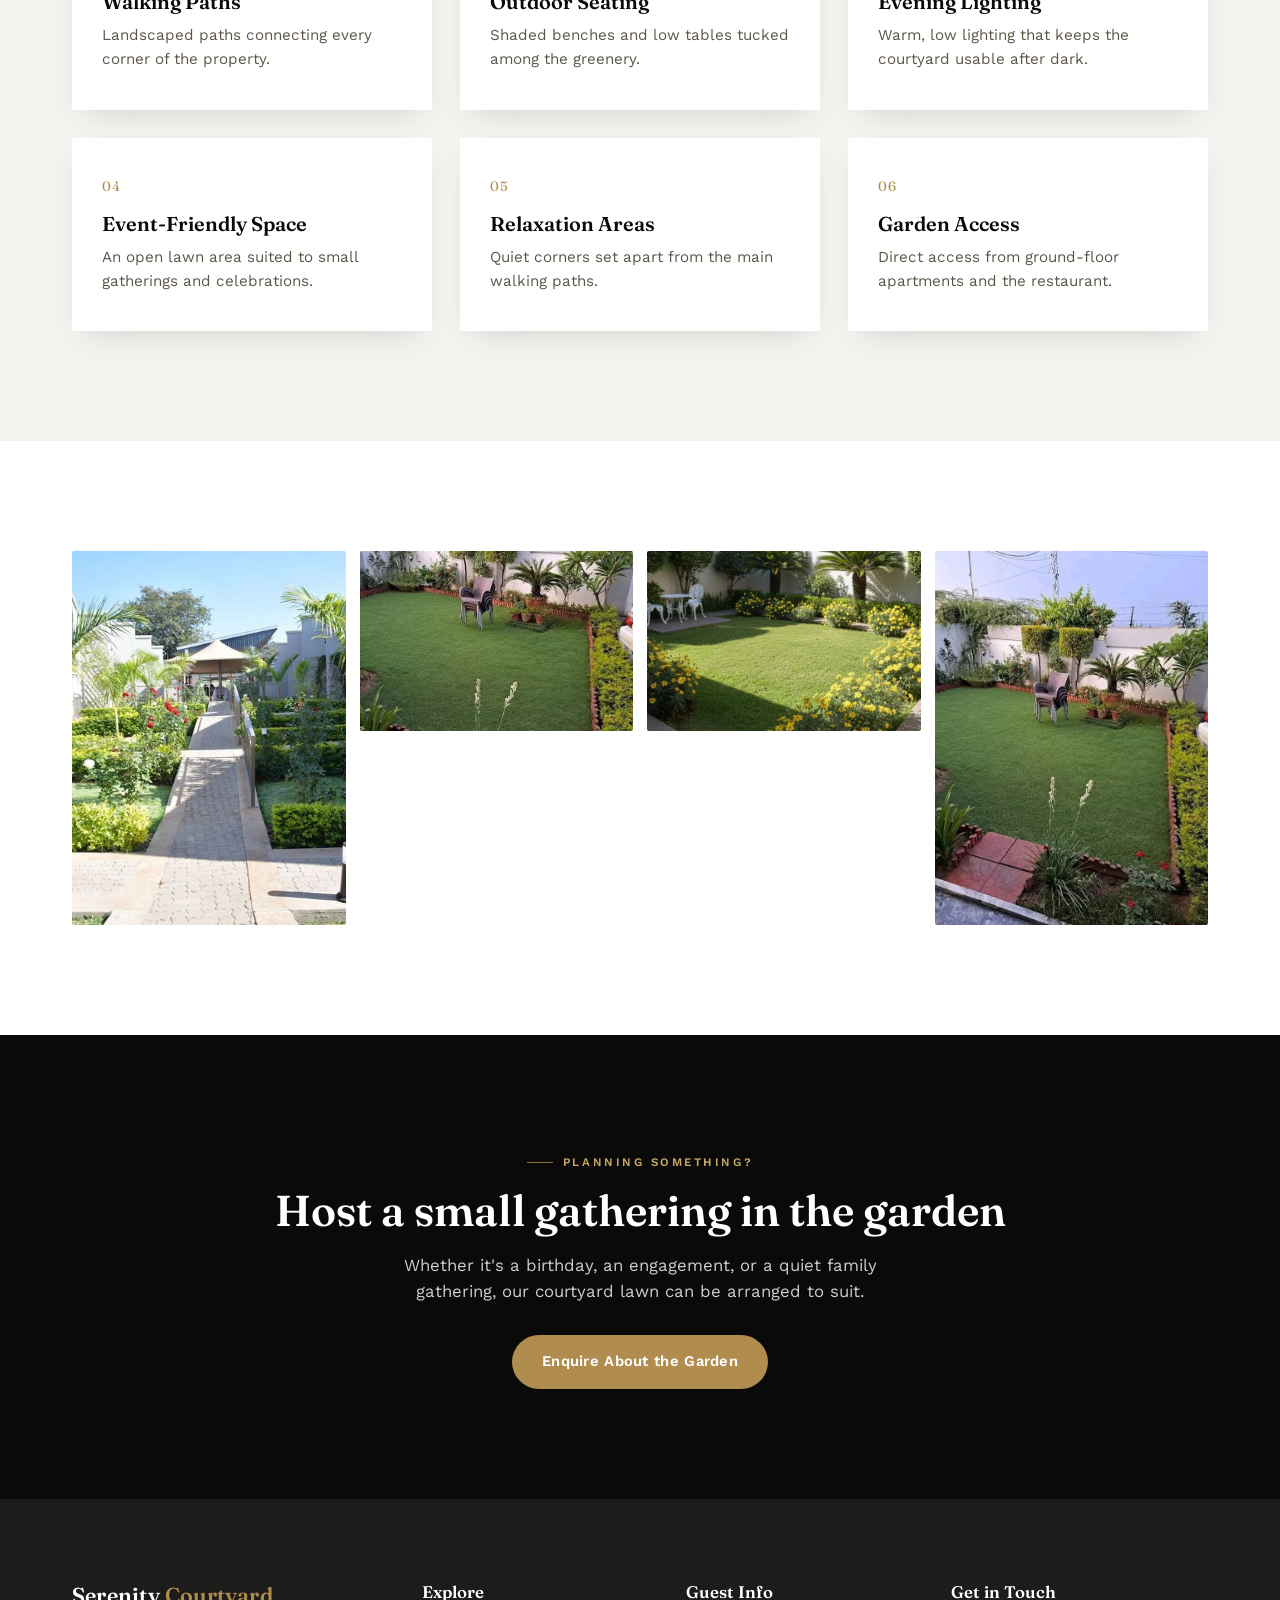
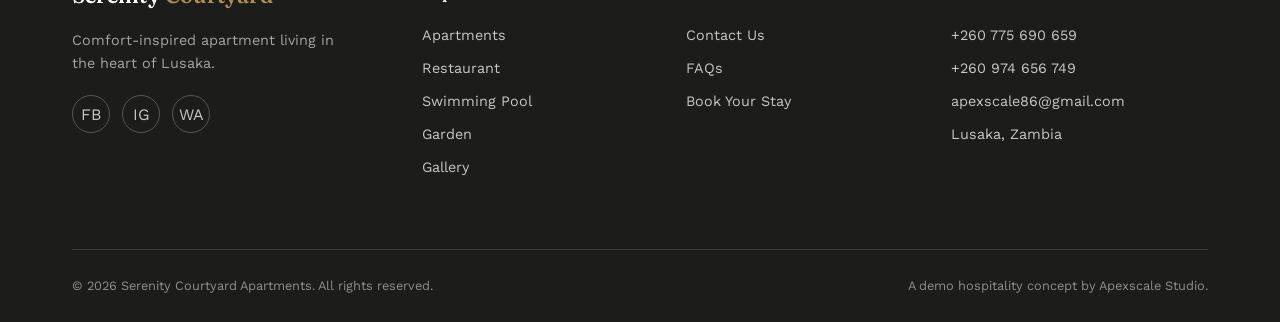
<file: garden.html>
<!DOCTYPE html>
<html lang="en">
<head>
<meta charset="UTF-8">
<meta name="viewport" content="width=device-width, initial-scale=1.0">
<title>Garden — Serenity Courtyard Apartments</title>
<meta name="description" content="Landscaped courtyard garden with walking paths, evening lighting and event-friendly spaces at Serenity Courtyard Apartments, Lusaka.">
<link rel="stylesheet" href="css/style.css">
</head>
<body>
<a href="#main" class="skip-link">Skip to content</a>
<div class="page-loader"><span class="loader-mark">Serenity Courtyard</span></div>

<header class="site-header">
  <div class="container">
    <a href="index.html" class="brand">Serenity <span>Courtyard</span></a>
    <nav class="nav-links">
      <a href="index.html">Home</a>
      <a href="apartments.html">Apartments</a>
      <a href="restaurant.html">Restaurant</a>
      <a href="pool.html">Pool</a>
      <a href="garden.html">Garden</a>
      <a href="gallery.html">Gallery</a>
      <a href="contact.html">Contact</a>
    </nav>
    <div class="nav-cta">
      <a href="apartments.html" class="btn btn-wood">Book Your Stay</a>
      <button class="nav-toggle" aria-label="Toggle menu"><span></span><span></span><span></span></button>
    </div>
  </div>
</header>

<main id="main">

  <section class="page-hero" style="background-image:url('images/garden-courtyard-walkway.jpg')">
    <div class="container">
      <p class="breadcrumb"><a href="index.html">Home</a> / Garden</p>
      <h1>The Courtyard Garden</h1>
    </div>
  </section>

  <section>
    <div class="container intro-grid">
      <div class="arch reveal">
        <img src="images/garden-flowers-patio.jpg" alt="Landscaped garden walking path at Serenity Courtyard Apartments">
      </div>
      <div class="reveal">
        <p class="eyebrow">The Garden</p>
        <h2 class="section-title">The heart of the property</h2>
        <p class="section-lede" style="max-width:100%">Landscaped paths wind through the courtyard, connecting the apartments, restaurant and pool. In the evening, soft lighting turns the garden into a natural gathering spot — quiet enough for a book, open enough for a small celebration.</p>
      </div>
    </div>
  </section>

  <section class="bg-beige">
    <div class="container">
      <div class="section-head reveal">
        <div><p class="eyebrow">Features</p><h2 class="section-title">What you'll find in the garden</h2></div>
      </div>
      <div class="highlight-grid">
        <div class="highlight-card reveal"><div class="num">01</div><h3>Walking Paths</h3><p>Landscaped paths connecting every corner of the property.</p></div>
        <div class="highlight-card reveal"><div class="num">02</div><h3>Outdoor Seating</h3><p>Shaded benches and low tables tucked among the greenery.</p></div>
        <div class="highlight-card reveal"><div class="num">03</div><h3>Evening Lighting</h3><p>Warm, low lighting that keeps the courtyard usable after dark.</p></div>
        <div class="highlight-card reveal"><div class="num">04</div><h3>Event-Friendly Space</h3><p>An open lawn area suited to small gatherings and celebrations.</p></div>
        <div class="highlight-card reveal"><div class="num">05</div><h3>Relaxation Areas</h3><p>Quiet corners set apart from the main walking paths.</p></div>
        <div class="highlight-card reveal"><div class="num">06</div><h3>Garden Access</h3><p>Direct access from ground-floor apartments and the restaurant.</p></div>
      </div>
    </div>
  </section>

  <section>
    <div class="container">
      <div class="gallery-grid reveal">
        <div class="g-item tall"><img src="images/garden-courtyard-walkway.jpg" alt="Garden path"></div>
        <div class="g-item"><img src="images/garden-lawn-seating.jpg" alt="Garden seating"></div>
        <div class="g-item"><img src="images/garden-flowers-patio.jpg" alt="Evening garden lighting"></div>
        <div class="g-item tall"><img src="images/garden-lawn-seating.jpg" alt="Landscaped courtyard"></div>
      </div>
    </div>
  </section>

  <section class="bg-forest">
    <div class="container center reveal">
      <p class="eyebrow" style="justify-content:center;color:#C9A868">Planning Something?</p>
      <h2 class="section-title">Host a small gathering in the garden</h2>
      <p class="section-lede" style="max-width:520px;margin:0 auto 30px;color:rgba(255,255,255,.8)">Whether it's a birthday, an engagement, or a quiet family gathering, our courtyard lawn can be arranged to suit.</p>
      <a href="contact.html" class="btn btn-wood">Enquire About the Garden</a>
    </div>
  </section>

</main>

<footer class="site-footer">
  <div class="container">
    <div class="footer-grid">
      <div class="footer-brand">
        <a href="index.html" class="brand" style="color:#fff">Serenity <span>Courtyard</span></a>
        <p>Comfort-inspired apartment living in the heart of Lusaka.</p>
        <div class="social-row"><a href="#" aria-label="Facebook">FB</a><a href="#" aria-label="Instagram">IG</a><a href="#" aria-label="WhatsApp">WA</a></div>
      </div>
      <div><h5>Explore</h5><ul><li><a href="apartments.html">Apartments</a></li><li><a href="restaurant.html">Restaurant</a></li><li><a href="pool.html">Swimming Pool</a></li><li><a href="garden.html">Garden</a></li><li><a href="gallery.html">Gallery</a></li></ul></div>
      <div><h5>Guest Info</h5><ul><li><a href="contact.html">Contact Us</a></li><li><a href="apartments.html#faq">FAQs</a></li><li><a href="apartments.html">Book Your Stay</a></li></ul></div>
      <div><h5>Get in Touch</h5><ul><li>+260 775 690 659</li><li>+260 974 656 749</li><li>apexscale86@gmail.com</li><li>Lusaka, Zambia</li></ul></div>
    </div>
    <div class="footer-bottom">
      <span>© <span class="footer-year"></span> Serenity Courtyard Apartments. All rights reserved.</span>
      <span>A demo hospitality concept by Apexscale Studio.</span>
    </div>
  </div>
</footer>

<script type="module" src="js/main.js"></script>
</body>
</html>
</file>
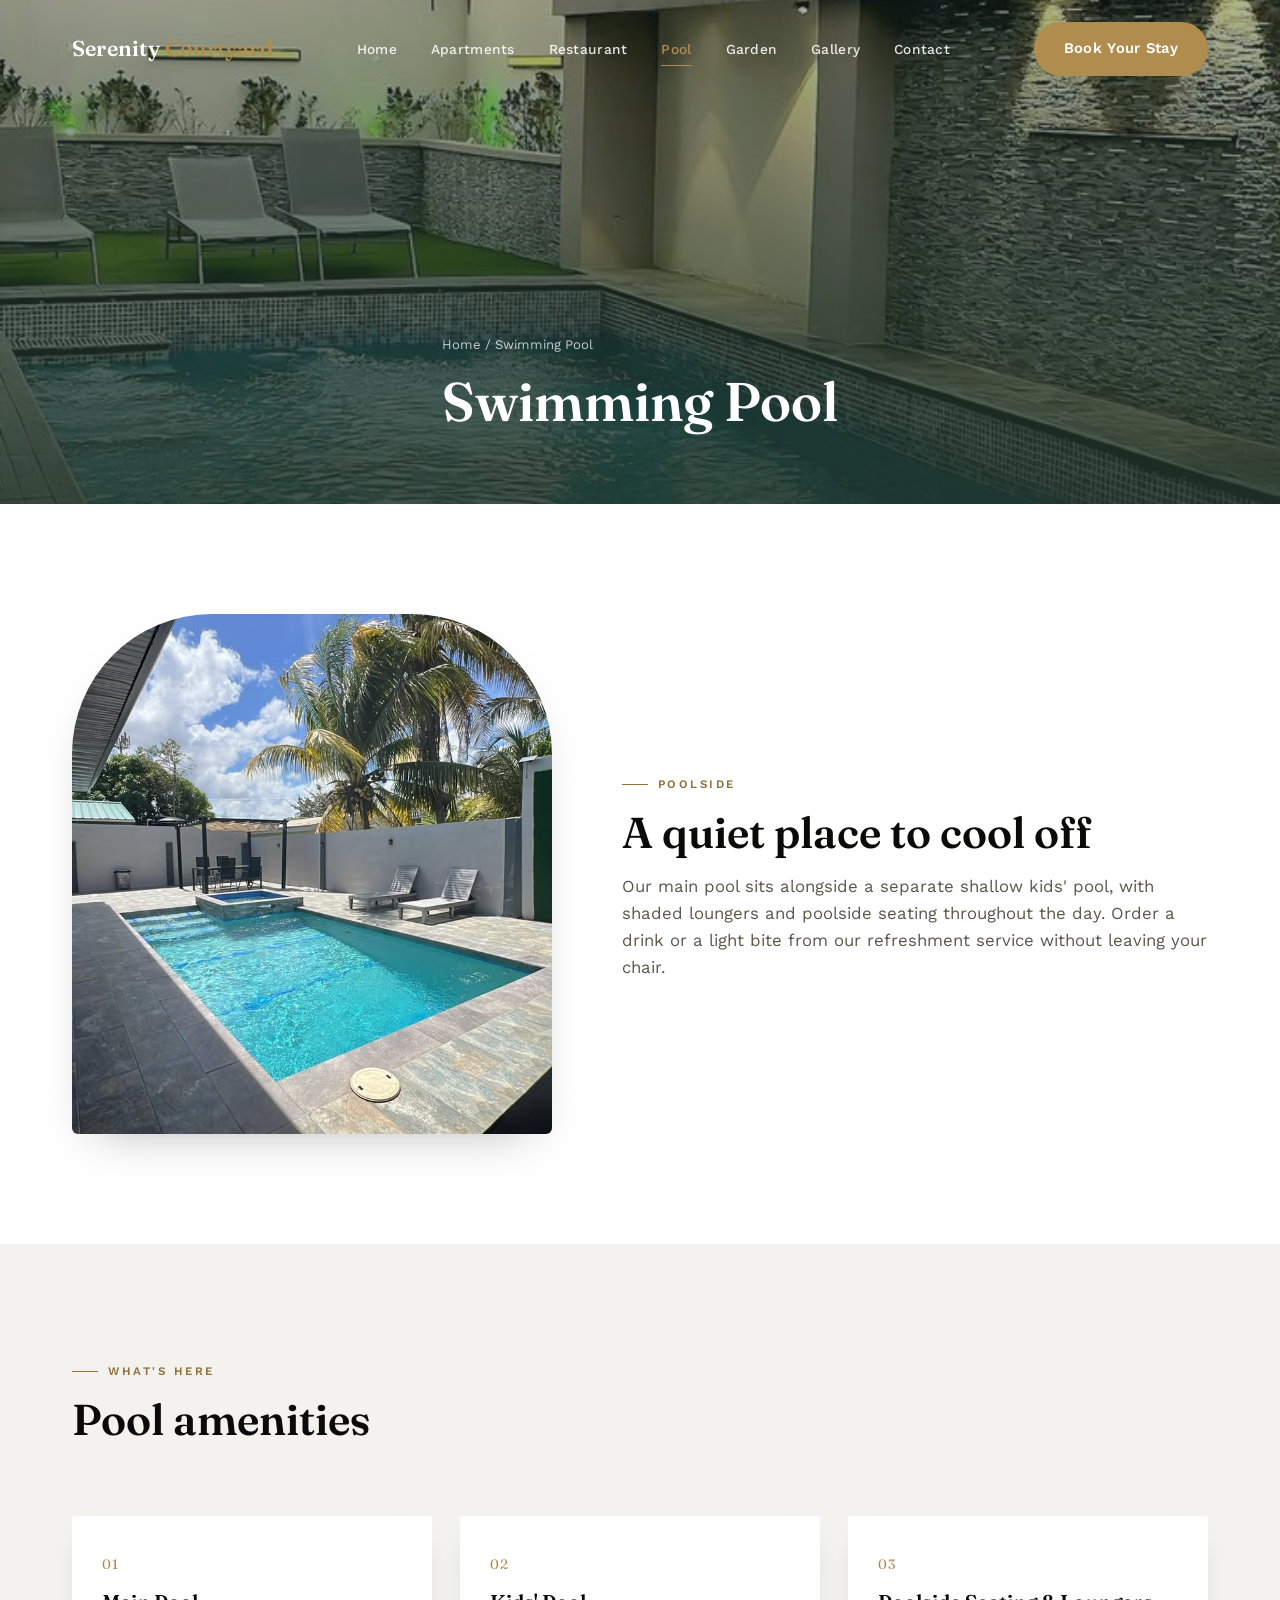
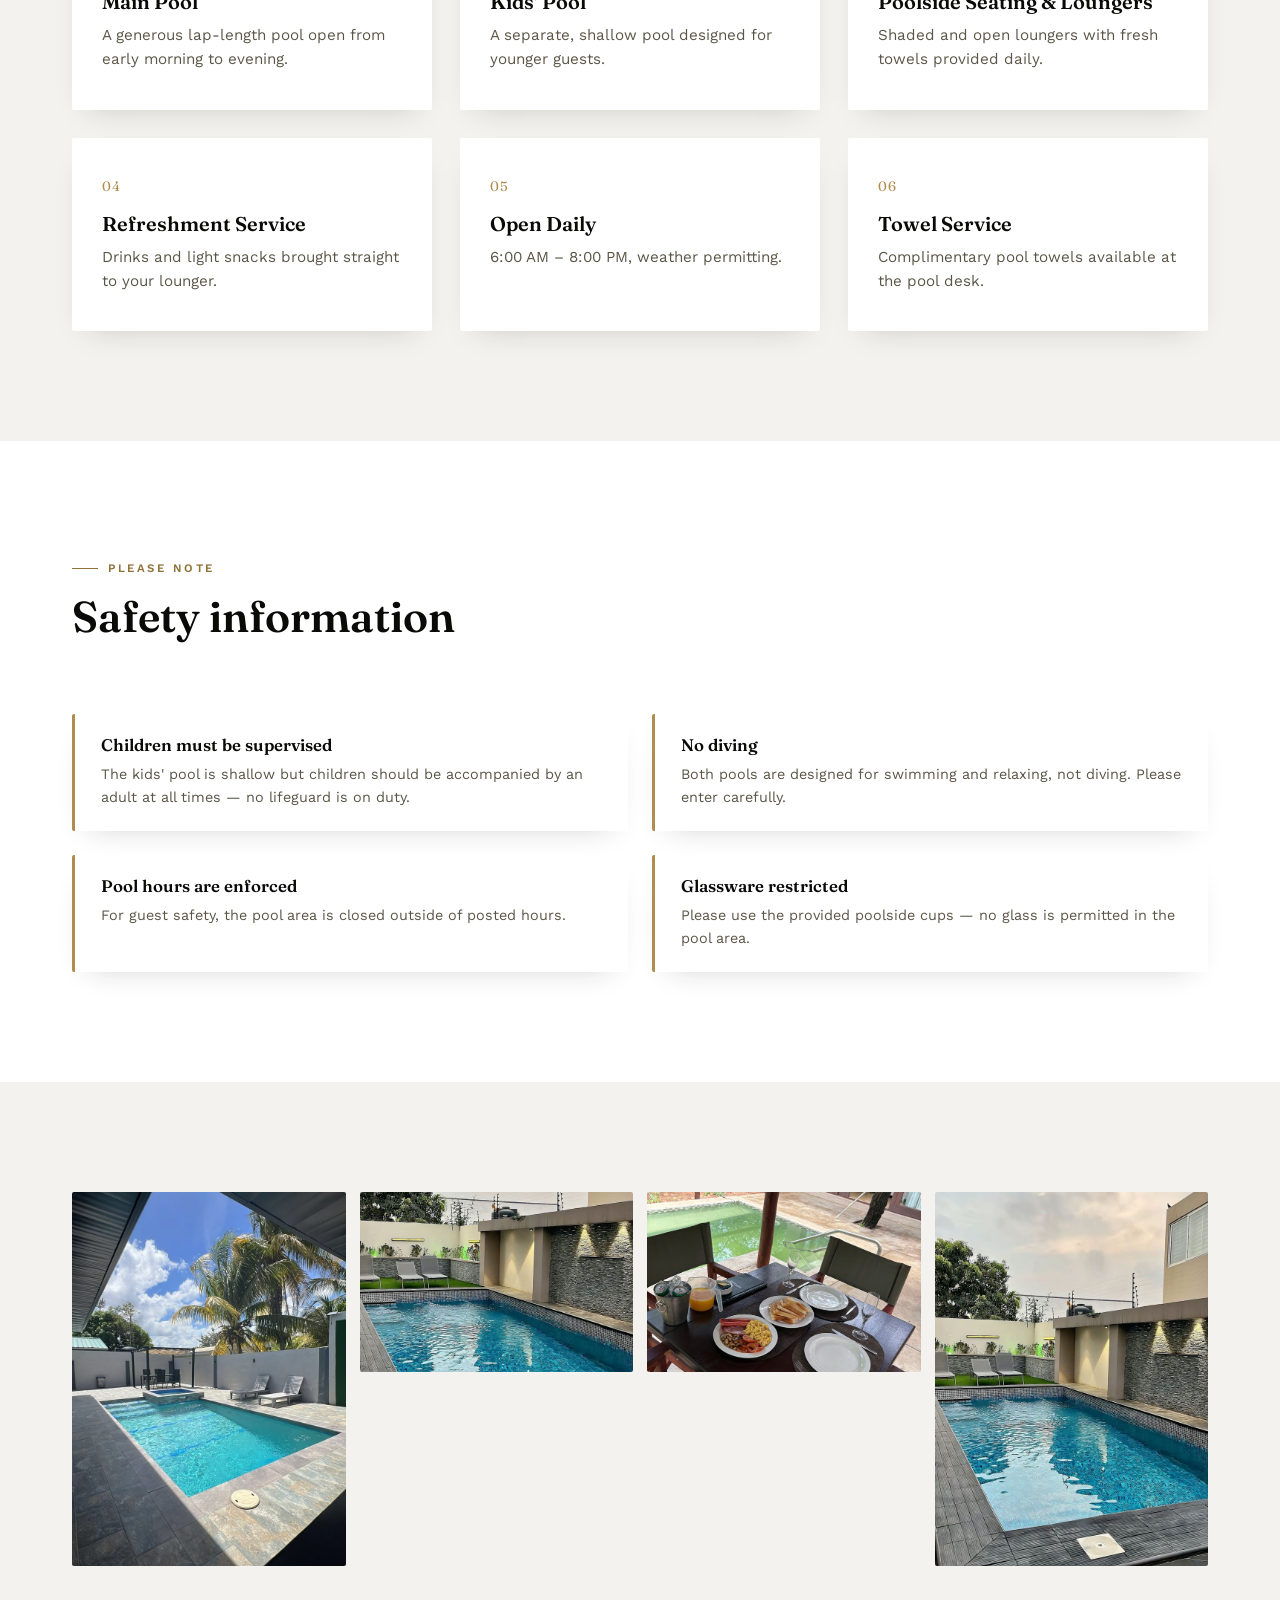
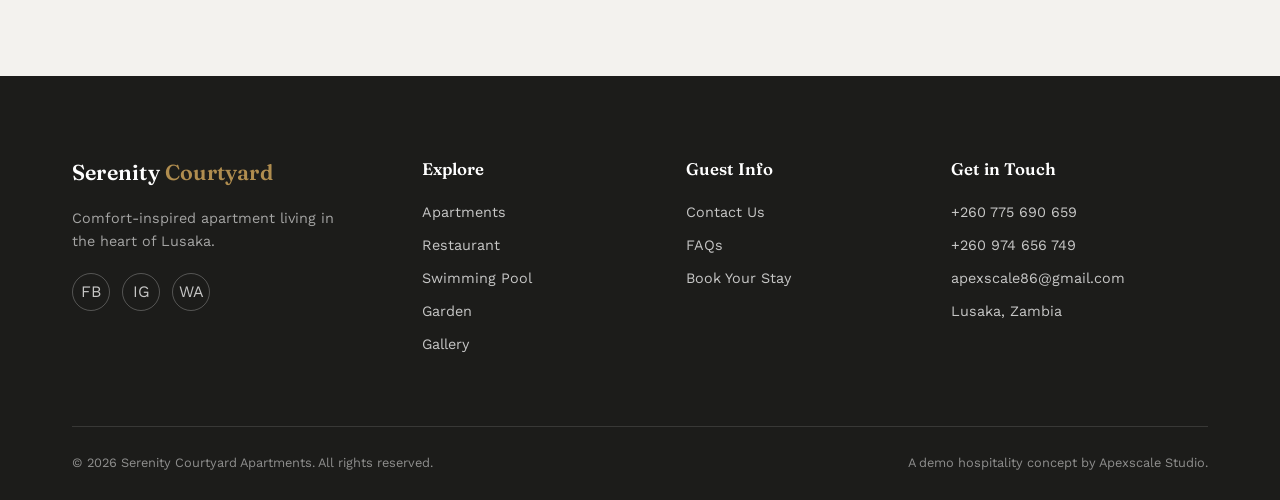
<file: pool.html>
<!DOCTYPE html>
<html lang="en">
<head>
<meta charset="UTF-8">
<meta name="viewport" content="width=device-width, initial-scale=1.0">
<title>Swimming Pool — Serenity Courtyard Apartments</title>
<meta name="description" content="Main pool, kids' pool, sun loungers and poolside service at Serenity Courtyard Apartments, Lusaka.">
<link rel="stylesheet" href="css/style.css">
</head>
<body>
<a href="#main" class="skip-link">Skip to content</a>
<div class="page-loader"><span class="loader-mark">Serenity Courtyard</span></div>

<header class="site-header">
  <div class="container">
    <a href="index.html" class="brand">Serenity <span>Courtyard</span></a>
    <nav class="nav-links">
      <a href="index.html">Home</a>
      <a href="apartments.html">Apartments</a>
      <a href="restaurant.html">Restaurant</a>
      <a href="pool.html">Pool</a>
      <a href="garden.html">Garden</a>
      <a href="gallery.html">Gallery</a>
      <a href="contact.html">Contact</a>
    </nav>
    <div class="nav-cta">
      <a href="apartments.html" class="btn btn-wood">Book Your Stay</a>
      <button class="nav-toggle" aria-label="Toggle menu"><span></span><span></span><span></span></button>
    </div>
  </div>
</header>

<main id="main">

  <section class="page-hero" style="background-image:url('images/pool-evening-loungers.jpg')">
    <div class="container">
      <p class="breadcrumb"><a href="index.html">Home</a> / Swimming Pool</p>
      <h1>Swimming Pool</h1>
    </div>
  </section>

  <section>
    <div class="container intro-grid">
      <div class="arch reveal">
        <img src="images/pool-jacuzzi-palms.jpg" alt="Sun loungers beside the main pool">
      </div>
      <div class="reveal">
        <p class="eyebrow">Poolside</p>
        <h2 class="section-title">A quiet place to cool off</h2>
        <p class="section-lede" style="max-width:100%">Our main pool sits alongside a separate shallow kids' pool, with shaded loungers and poolside seating throughout the day. Order a drink or a light bite from our refreshment service without leaving your chair.</p>
      </div>
    </div>
  </section>

  <section class="bg-beige">
    <div class="container">
      <div class="section-head reveal">
        <div><p class="eyebrow">What's Here</p><h2 class="section-title">Pool amenities</h2></div>
      </div>
      <div class="highlight-grid">
        <div class="highlight-card reveal"><div class="num">01</div><h3>Main Pool</h3><p>A generous lap-length pool open from early morning to evening.</p></div>
        <div class="highlight-card reveal"><div class="num">02</div><h3>Kids' Pool</h3><p>A separate, shallow pool designed for younger guests.</p></div>
        <div class="highlight-card reveal"><div class="num">03</div><h3>Poolside Seating &amp; Loungers</h3><p>Shaded and open loungers with fresh towels provided daily.</p></div>
        <div class="highlight-card reveal"><div class="num">04</div><h3>Refreshment Service</h3><p>Drinks and light snacks brought straight to your lounger.</p></div>
        <div class="highlight-card reveal"><div class="num">05</div><h3>Open Daily</h3><p>6:00 AM – 8:00 PM, weather permitting.</p></div>
        <div class="highlight-card reveal"><div class="num">06</div><h3>Towel Service</h3><p>Complimentary pool towels available at the pool desk.</p></div>
      </div>
    </div>
  </section>

  <section>
    <div class="container">
      <div class="section-head reveal">
        <div><p class="eyebrow">Please Note</p><h2 class="section-title">Safety information</h2></div>
      </div>
      <div style="display:grid;grid-template-columns:1fr 1fr;gap:24px">
        <div class="info-card reveal"><h4>Children must be supervised</h4><p>The kids' pool is shallow but children should be accompanied by an adult at all times — no lifeguard is on duty.</p></div>
        <div class="info-card reveal"><h4>No diving</h4><p>Both pools are designed for swimming and relaxing, not diving. Please enter carefully.</p></div>
        <div class="info-card reveal"><h4>Pool hours are enforced</h4><p>For guest safety, the pool area is closed outside of posted hours.</p></div>
        <div class="info-card reveal"><h4>Glassware restricted</h4><p>Please use the provided poolside cups — no glass is permitted in the pool area.</p></div>
      </div>
    </div>
  </section>

  <section class="bg-beige">
    <div class="container">
      <div class="gallery-grid reveal">
        <div class="g-item tall"><img src="images/pool-jacuzzi-palms.jpg" alt="Main pool"></div>
        <div class="g-item"><img src="images/pool-evening-loungers.jpg" alt="Sun loungers"></div>
        <div class="g-item"><img src="images/restaurant-poolside-breakfast.jpg" alt="Poolside drinks"></div>
        <div class="g-item tall"><img src="images/pool-evening-loungers.jpg" alt="Poolside seating"></div>
      </div>
    </div>
  </section>

</main>

<footer class="site-footer">
  <div class="container">
    <div class="footer-grid">
      <div class="footer-brand">
        <a href="index.html" class="brand" style="color:#fff">Serenity <span>Courtyard</span></a>
        <p>Comfort-inspired apartment living in the heart of Lusaka.</p>
        <div class="social-row"><a href="#" aria-label="Facebook">FB</a><a href="#" aria-label="Instagram">IG</a><a href="#" aria-label="WhatsApp">WA</a></div>
      </div>
      <div><h5>Explore</h5><ul><li><a href="apartments.html">Apartments</a></li><li><a href="restaurant.html">Restaurant</a></li><li><a href="pool.html">Swimming Pool</a></li><li><a href="garden.html">Garden</a></li><li><a href="gallery.html">Gallery</a></li></ul></div>
      <div><h5>Guest Info</h5><ul><li><a href="contact.html">Contact Us</a></li><li><a href="apartments.html#faq">FAQs</a></li><li><a href="apartments.html">Book Your Stay</a></li></ul></div>
      <div><h5>Get in Touch</h5><ul><li>+260 775 690 659</li><li>+260 974 656 749</li><li>apexscale86@gmail.com</li><li>Lusaka, Zambia</li></ul></div>
    </div>
    <div class="footer-bottom">
      <span>© <span class="footer-year"></span> Serenity Courtyard Apartments. All rights reserved.</span>
      <span>A demo hospitality concept by Apexscale Studio.</span>
    </div>
  </div>
</footer>

<script type="module" src="js/main.js"></script>
</body>
</html>
</file>
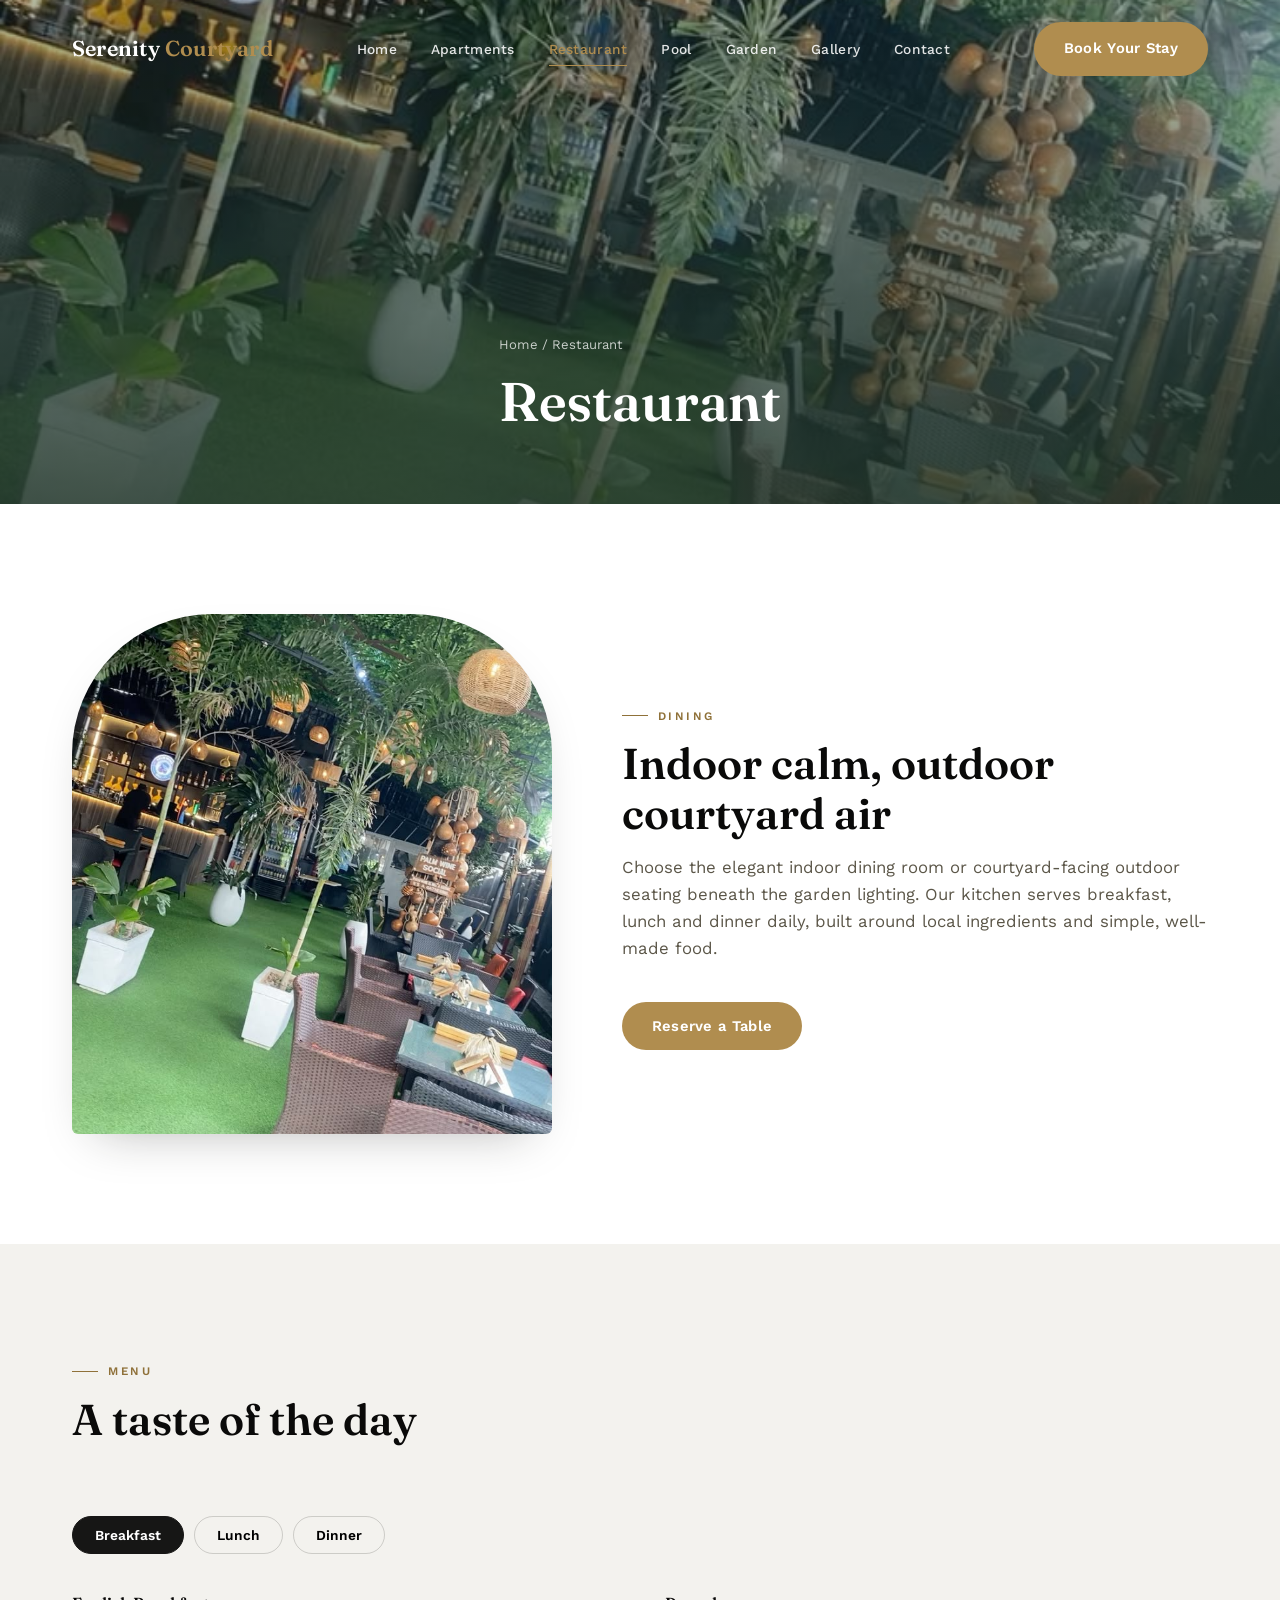
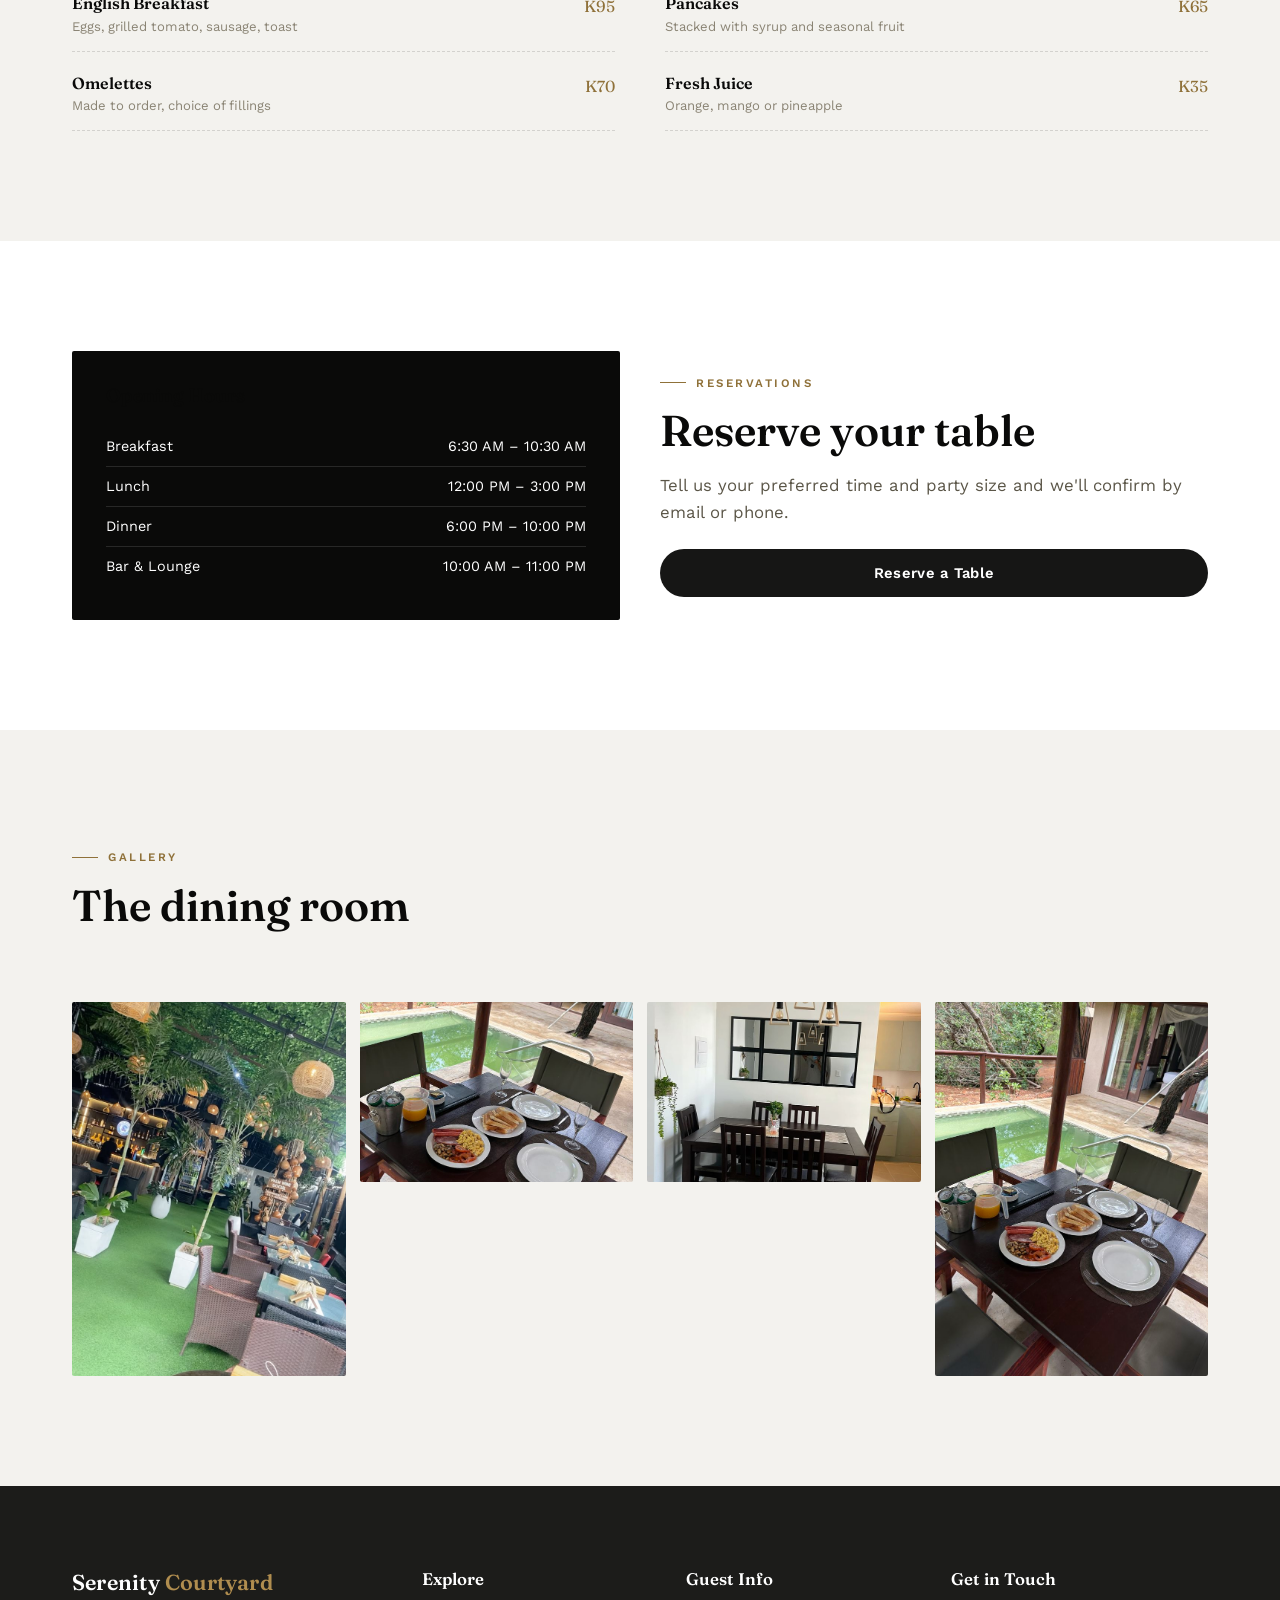
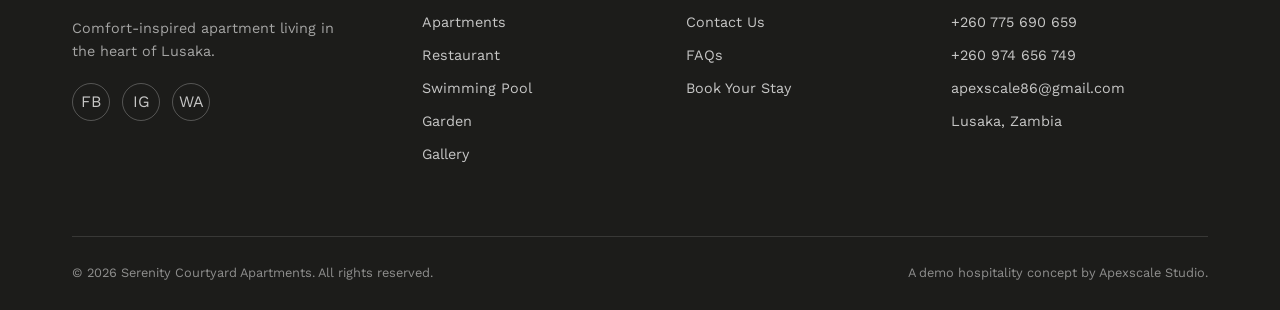
<file: restaurant.html>
<!DOCTYPE html>
<html lang="en">
<head>
<meta charset="UTF-8">
<meta name="viewport" content="width=device-width, initial-scale=1.0">
<title>Restaurant — Serenity Courtyard Apartments</title>
<meta name="description" content="Breakfast, lunch and dinner at Serenity Courtyard Apartments' restaurant, Lusaka — indoor and courtyard seating.">
<link rel="stylesheet" href="css/style.css">
</head>
<body>
<a href="#main" class="skip-link">Skip to content</a>
<div class="page-loader"><span class="loader-mark">Serenity Courtyard</span></div>

<header class="site-header">
  <div class="container">
    <a href="index.html" class="brand">Serenity <span>Courtyard</span></a>
    <nav class="nav-links">
      <a href="index.html">Home</a>
      <a href="apartments.html">Apartments</a>
      <a href="restaurant.html">Restaurant</a>
      <a href="pool.html">Pool</a>
      <a href="garden.html">Garden</a>
      <a href="gallery.html">Gallery</a>
      <a href="contact.html">Contact</a>
    </nav>
    <div class="nav-cta">
      <a href="apartments.html" class="btn btn-wood">Book Your Stay</a>
      <button class="nav-toggle" aria-label="Toggle menu"><span></span><span></span><span></span></button>
    </div>
  </div>
</header>

<main id="main">

  <section class="page-hero" style="background-image:url('images/restaurant-outdoor-patio.jpg')">
    <div class="container">
      <p class="breadcrumb"><a href="index.html">Home</a> / Restaurant</p>
      <h1>Restaurant</h1>
    </div>
  </section>

  <section>
    <div class="container intro-grid">
      <div class="arch reveal">
        <img src="images/restaurant-outdoor-patio.jpg" alt="Outdoor courtyard seating at the Serenity Courtyard restaurant">
      </div>
      <div class="reveal">
        <p class="eyebrow">Dining</p>
        <h2 class="section-title">Indoor calm, outdoor courtyard air</h2>
        <p class="section-lede" style="max-width:100%">Choose the elegant indoor dining room or courtyard-facing outdoor seating beneath the garden lighting. Our kitchen serves breakfast, lunch and dinner daily, built around local ingredients and simple, well-made food.</p>
        <button class="btn btn-wood mt-40" id="openReserveBtn">Reserve a Table</button>
      </div>
    </div>
  </section>

  <!-- MENU -->
  <section class="bg-beige">
    <div class="container">
      <div class="section-head reveal">
        <div>
          <p class="eyebrow">Menu</p>
          <h2 class="section-title">A taste of the day</h2>
        </div>
      </div>

      <div class="menu-tabs reveal">
        <button class="menu-tab active" data-target="menu-breakfast">Breakfast</button>
        <button class="menu-tab" data-target="menu-lunch">Lunch</button>
        <button class="menu-tab" data-target="menu-dinner">Dinner</button>
      </div>

      <div class="menu-panel active" id="menu-breakfast">
        <div class="menu-list">
          <div class="menu-item"><div><h4>English Breakfast</h4><p>Eggs, grilled tomato, sausage, toast</p></div><span class="price">K95</span></div>
          <div class="menu-item"><div><h4>Pancakes</h4><p>Stacked with syrup and seasonal fruit</p></div><span class="price">K65</span></div>
          <div class="menu-item"><div><h4>Omelettes</h4><p>Made to order, choice of fillings</p></div><span class="price">K70</span></div>
          <div class="menu-item"><div><h4>Fresh Juice</h4><p>Orange, mango or pineapple</p></div><span class="price">K35</span></div>
        </div>
      </div>

      <div class="menu-panel" id="menu-lunch">
        <div class="menu-list">
          <div class="menu-item"><div><h4>Grilled Chicken</h4><p>Herb-marinated, served with sides</p></div><span class="price">K120</span></div>
          <div class="menu-item"><div><h4>Beef Steak</h4><p>Pan-seared with seasonal vegetables</p></div><span class="price">K165</span></div>
          <div class="menu-item"><div><h4>Pasta</h4><p>Rotating seasonal sauce</p></div><span class="price">K95</span></div>
          <div class="menu-item"><div><h4>Fish</h4><p>Grilled catch of the day</p></div><span class="price">K140</span></div>
          <div class="menu-item"><div><h4>Burgers</h4><p>House-made patty, hand-cut chips</p></div><span class="price">K90</span></div>
          <div class="menu-item"><div><h4>Salads</h4><p>Garden greens, seasonal toppings</p></div><span class="price">K70</span></div>
        </div>
      </div>

      <div class="menu-panel" id="menu-dinner">
        <div class="menu-list">
          <div class="menu-item"><div><h4>Chef Specials</h4><p>Changes weekly — ask your server</p></div><span class="price">Market</span></div>
          <div class="menu-item"><div><h4>Local Cuisine</h4><p>Traditional Zambian dishes, made fresh</p></div><span class="price">K110</span></div>
          <div class="menu-item"><div><h4>Desserts</h4><p>A rotating selection from our pastry kitchen</p></div><span class="price">K55</span></div>
        </div>
      </div>
    </div>
  </section>

  <!-- HOURS + RESERVE -->
  <section>
    <div class="container" style="display:grid;grid-template-columns:1fr 1fr;gap:40px">
      <div class="hours-card reveal">
        <h3 style="margin-bottom:20px">Opening Hours</h3>
        <div class="hours-row"><span>Breakfast</span><span>6:30 AM – 10:30 AM</span></div>
        <div class="hours-row"><span>Lunch</span><span>12:00 PM – 3:00 PM</span></div>
        <div class="hours-row"><span>Dinner</span><span>6:00 PM – 10:00 PM</span></div>
        <div class="hours-row" style="border:none"><span>Bar &amp; Lounge</span><span>10:00 AM – 11:00 PM</span></div>
      </div>
      <div class="reveal" style="display:flex;flex-direction:column;justify-content:center">
        <p class="eyebrow">Reservations</p>
        <h3 class="section-title">Reserve your table</h3>
        <p class="section-lede" style="max-width:100%;margin-bottom:24px">Tell us your preferred time and party size and we'll confirm by email or phone.</p>
        <button class="btn btn-primary" id="openReserveBtn2">Reserve a Table</button>
      </div>
    </div>
  </section>

  <!-- GALLERY -->
  <section class="bg-beige">
    <div class="container">
      <div class="section-head reveal">
        <div><p class="eyebrow">Gallery</p><h2 class="section-title">The dining room</h2></div>
      </div>
      <div class="gallery-grid reveal">
        <div class="g-item tall"><img src="images/restaurant-outdoor-patio.jpg" alt="Outdoor dining"></div>
        <div class="g-item"><img src="images/restaurant-poolside-breakfast.jpg" alt="Plated dish"></div>
        <div class="g-item"><img src="images/apartment-dining.jpg" alt="Indoor dining room"></div>
        <div class="g-item tall"><img src="images/restaurant-poolside-breakfast.jpg" alt="Table setting"></div>
      </div>
    </div>
  </section>

</main>

<footer class="site-footer">
  <div class="container">
    <div class="footer-grid">
      <div class="footer-brand">
        <a href="index.html" class="brand" style="color:#fff">Serenity <span>Courtyard</span></a>
        <p>Comfort-inspired apartment living in the heart of Lusaka.</p>
        <div class="social-row"><a href="#" aria-label="Facebook">FB</a><a href="#" aria-label="Instagram">IG</a><a href="#" aria-label="WhatsApp">WA</a></div>
      </div>
      <div><h5>Explore</h5><ul><li><a href="apartments.html">Apartments</a></li><li><a href="restaurant.html">Restaurant</a></li><li><a href="pool.html">Swimming Pool</a></li><li><a href="garden.html">Garden</a></li><li><a href="gallery.html">Gallery</a></li></ul></div>
      <div><h5>Guest Info</h5><ul><li><a href="contact.html">Contact Us</a></li><li><a href="apartments.html#faq">FAQs</a></li><li><a href="apartments.html">Book Your Stay</a></li></ul></div>
      <div><h5>Get in Touch</h5><ul><li>+260 775 690 659</li><li>+260 974 656 749</li><li>apexscale86@gmail.com</li><li>Lusaka, Zambia</li></ul></div>
    </div>
    <div class="footer-bottom">
      <span>© <span class="footer-year"></span> Serenity Courtyard Apartments. All rights reserved.</span>
      <span>A demo hospitality concept by Apexscale Studio.</span>
    </div>
  </div>
</footer>

<!-- RESERVATION MODAL -->
<div class="modal-backdrop" id="reserveModal">
  <div class="modal-box">
    <button class="modal-close" id="reserveModalClose" aria-label="Close">×</button>
    <h3>Reserve a Table</h3>
    <p class="section-lede" style="margin:8px 0 24px">We'll confirm your table by email or phone.</p>
    <div class="status-msg" id="reserveStatus"></div>
    <form id="reserveForm">
      <div class="form-row">
        <div class="form-group"><label for="rDate">Date</label><input type="date" id="rDate" name="reservation_date" required></div>
        <div class="form-group"><label for="rTime">Time</label><input type="time" id="rTime" name="reservation_time" required></div>
      </div>
      <div class="form-group"><label for="rParty">Party Size</label><input type="number" id="rParty" name="party_size" min="1" value="2" required></div>
      <div class="form-group"><label for="rName">Full Name</label><input type="text" id="rName" name="guest_name" required></div>
      <div class="form-row">
        <div class="form-group"><label for="rEmail">Email</label><input type="email" id="rEmail" name="guest_email" required></div>
        <div class="form-group"><label for="rPhone">Phone</label><input type="tel" id="rPhone" name="guest_phone"></div>
      </div>
      <div class="form-group"><label for="rNotes">Notes (optional)</label><textarea id="rNotes" name="notes" placeholder="Dietary needs, special occasion…"></textarea></div>
      <button type="submit" class="btn btn-primary" style="width:100%">Request Reservation</button>
    </form>
  </div>
</div>

<script type="module" src="js/main.js"></script>
<script type="module">
  import { supabase } from './js/supabase-config.js';
  import { showToast } from './js/main.js';

  const modal = document.getElementById('reserveModal');
  const form = document.getElementById('reserveForm');
  const statusMsg = document.getElementById('reserveStatus');

  function openModal() {
    document.getElementById('rDate').min = new Date().toISOString().split('T')[0];
    modal.classList.add('open');
    document.body.style.overflow = 'hidden';
  }
  function closeModal() {
    modal.classList.remove('open');
    document.body.style.overflow = '';
  }
  document.getElementById('openReserveBtn')?.addEventListener('click', openModal);
  document.getElementById('openReserveBtn2')?.addEventListener('click', openModal);
  document.getElementById('reserveModalClose')?.addEventListener('click', closeModal);
  modal.addEventListener('click', (e) => { if (e.target === modal) closeModal(); });

  form.addEventListener('submit', async (e) => {
    e.preventDefault();
    const btn = form.querySelector('button[type="submit"]');
    btn.disabled = true;
    btn.textContent = 'Sending…';
    const { error } = await supabase.from('restaurant_reservations').insert({
      guest_name: form.guest_name.value.trim(),
      guest_email: form.guest_email.value.trim(),
      guest_phone: form.guest_phone.value.trim() || null,
      party_size: Number(form.party_size.value),
      reservation_date: form.reservation_date.value,
      reservation_time: form.reservation_time.value,
      notes: form.notes.value.trim() || null,
    });
    btn.disabled = false;
    btn.textContent = 'Request Reservation';
    if (error) {
      statusMsg.textContent = "Couldn't send your request — please try again or call us directly.";
      statusMsg.className = 'status-msg error show';
      return;
    }
    showToast('Reservation requested — we\'ll confirm shortly.');
    form.reset();
    closeModal();
  });
</script>
</body>
</html>
</file>
<file: css/style.css>
/* ============================================================
   Serenity Courtyard Apartments — Design Tokens
   Theme: comfort-inspired modern luxury, home-like, not safari
   ============================================================ */

@import url('https://fonts.googleapis.com/css2?family=Fraunces:opsz,wght@9..144,400;9..144,500;9..144,600;9..144,700&family=Work+Sans:wght@300;400;500;600;700&display=swap');

:root{
  /* --- Palette: modern black &amp; white, warm accent for welcoming feel --- */
  --beige:        #F3F2EE;
  --beige-deep:   #E6E4DC;
  --forest:       #161615;
  --forest-deep:  #0A0A09;
  --forest-soft:  #4A4A46;
  --white:        #FFFFFF;
  --charcoal:     #1C1C1A;
  --wood:         #B08D4F;
  --wood-deep:    #8F7139;

  --font-display: 'Fraunces', Georgia, serif;
  --font-body: 'Work Sans', -apple-system, sans-serif;

  --radius: 2px;
  --arch-radius: 140px;
  --shadow-soft: 0 20px 50px -25px rgba(28,28,26,0.35);
  --shadow-card: 0 12px 30px -18px rgba(28,28,26,0.25);
  --ease: cubic-bezier(.22,.61,.36,1);
}

*{box-sizing:border-box;margin:0;padding:0}
html{scroll-behavior:smooth;overflow-x:hidden;width:100%}
body{
  font-family:var(--font-body);
  color:var(--charcoal);
  background:var(--white);
  line-height:1.6;
  -webkit-font-smoothing:antialiased;
  overflow-x:hidden;
  max-width:100vw;
}
img{max-width:100%;display:block}
a{color:inherit;text-decoration:none}
ul{list-style:none}
button{font-family:inherit;cursor:pointer;border:none;background:none}

.container{max-width:1200px;margin:0 auto;padding:0 32px}

h1,h2,h3,h4{font-family:var(--font-display);font-weight:600;color:var(--forest-deep);line-height:1.15}
.eyebrow{
  font-family:var(--font-body);font-size:.72rem;letter-spacing:.22em;text-transform:uppercase;
  color:var(--wood-deep);font-weight:600;display:inline-flex;align-items:center;gap:10px;margin-bottom:14px;
}
.eyebrow::before{content:'';width:26px;height:1px;background:var(--wood-deep)}
.section-title{font-size:clamp(1.9rem,3.4vw,2.7rem);margin-bottom:16px}
.section-lede{max-width:560px;color:#5b5648;font-size:1.05rem}

/* Buttons */
.btn{
  display:inline-flex;align-items:center;justify-content:center;gap:10px;
  padding:15px 30px;font-size:.92rem;font-weight:600;letter-spacing:.02em;
  border-radius:999px;transition:transform .35s var(--ease),box-shadow .35s var(--ease),background .3s;
}
.btn-primary{background:var(--forest);color:var(--white)}
.btn-primary:hover{background:var(--forest-deep);transform:translateY(-2px);box-shadow:var(--shadow-soft)}
.btn-wood{background:var(--wood);color:var(--white)}
.btn-wood:hover{background:var(--wood-deep);transform:translateY(-2px);box-shadow:var(--shadow-soft)}
.btn-outline{background:transparent;color:var(--forest-deep);border:1px solid rgba(47,74,60,.35)}
.btn-outline:hover{background:var(--forest-deep);color:var(--white);border-color:var(--forest-deep)}
.btn-ghost-light{background:rgba(255,255,255,.14);color:var(--white);border:1px solid rgba(255,255,255,.55);backdrop-filter:blur(6px)}
.btn-ghost-light:hover{background:var(--white);color:var(--forest-deep)}
.btn[disabled]{opacity:.5;cursor:not-allowed;transform:none!important}

/* ---------- Header / Nav ---------- */
.site-header{
  position:fixed;top:0;left:0;right:0;z-index:200;
  padding:22px 0;transition:background .4s var(--ease),padding .4s var(--ease),box-shadow .4s var(--ease);
}
.site-header.is-scrolled{background:rgba(255,255,255,.92);backdrop-filter:blur(10px);padding:14px 0;box-shadow:0 4px 24px rgba(28,28,26,.06)}
.site-header .container{display:flex;align-items:center;justify-content:space-between}
.brand{font-family:var(--font-display);font-size:1.35rem;font-weight:600;color:var(--white);letter-spacing:.01em;transition:color .4s}
.brand span{color:var(--wood)}
.site-header.is-scrolled .brand,
.site-header.solid .brand{color:var(--forest-deep)}
.nav-links{display:flex;gap:34px;align-items:center}
.nav-links a{
  font-size:.86rem;font-weight:500;letter-spacing:.02em;color:rgba(255,255,255,.88);
  position:relative;padding:4px 0;transition:color .3s;
}
.nav-links a::after{content:'';position:absolute;left:0;bottom:-2px;width:0;height:1px;background:var(--wood);transition:width .3s var(--ease)}
.nav-links a:hover::after,.nav-links a.active::after{width:100%}
.nav-links a.active{color:var(--wood)}
.site-header.is-scrolled .nav-links a,
.site-header.solid .nav-links a{color:var(--charcoal)}
.site-header.is-scrolled .nav-links a.active,
.site-header.solid .nav-links a.active{color:var(--wood-deep)}
.nav-cta{display:flex;align-items:center;gap:16px}
.nav-toggle{display:none}

@media(max-width:900px){
  .nav-links{
    position:fixed;top:0;right:0;bottom:0;
    width:75vw;max-width:320px;
    background:var(--forest-deep);
    flex-direction:column;justify-content:center;
    gap:28px;transform:translateX(100%);transition:transform .5s var(--ease);
    z-index:190;
  }
  .nav-links.open{transform:translateX(0)}
  .nav-links a{color:var(--white)!important;font-size:1.1rem}
  .nav-toggle{display:flex;flex-direction:column;gap:5px;z-index:210;width:26px;flex-shrink:0}
  .nav-toggle span{height:2px;background:var(--white);transition:.3s}
  .site-header.is-scrolled .nav-toggle span,.site-header.solid .nav-toggle span{background:var(--charcoal)}
  .nav-cta .btn{display:none}
  .nav-cta{flex-shrink:0}
  .site-header .container{flex-wrap:nowrap}
}

/* ---------- Hero ---------- */
.hero{
  position:relative;min-height:100vh;display:flex;align-items:flex-end;
  background:linear-gradient(180deg,rgba(34,53,41,.35),rgba(34,53,41,.78)),
    url('https://images.unsplash.com/photo-1522708323590-d24dbb6b0267?q=80&w=1800&auto=format&fit=crop') center/cover;
  padding-bottom:100px;
}
.hero-inner{color:var(--white);max-width:680px}
.hero .eyebrow{color:var(--beige)}
.hero .eyebrow::before{background:var(--beige)}
.hero h1{color:var(--white);font-size:clamp(2.6rem,6vw,4.4rem);margin-bottom:20px}
.hero p{font-size:1.1rem;color:rgba(255,255,255,.88);max-width:520px;margin-bottom:34px}
.hero-actions{display:flex;gap:16px;flex-wrap:wrap}
.hero-scroll{
  position:absolute;right:32px;bottom:40px;color:var(--white);writing-mode:vertical-rl;
  font-size:.75rem;letter-spacing:.2em;text-transform:uppercase;display:flex;align-items:center;gap:14px;opacity:.85;
}
.hero-scroll::after{content:'';width:1px;height:50px;background:rgba(255,255,255,.6)}

/* ---------- Arch motif (signature element) ---------- */
.arch{
  border-radius:var(--arch-radius) var(--arch-radius) 6px 6px;
  overflow:hidden;position:relative;
}
.arch img{width:100%;height:100%;object-fit:cover}

/* ---------- Sections ---------- */
section{padding:110px 0}
.section-head{display:flex;justify-content:space-between;align-items:flex-end;gap:40px;margin-bottom:56px;flex-wrap:wrap}
.bg-beige{background:var(--beige)}
.bg-forest{background:var(--forest-deep);color:var(--white)}
.bg-forest h2,.bg-forest h3{color:var(--white)}
.divider-wood{width:60px;height:2px;background:var(--wood);margin:22px 0}

/* Intro */
.intro-grid{display:grid;grid-template-columns:0.9fr 1.1fr;gap:70px;align-items:center}
.intro-grid .arch{height:520px;box-shadow:var(--shadow-soft)}
@media(max-width:860px){.intro-grid{grid-template-columns:1fr}.intro-grid .arch{height:340px}}

/* Highlights grid */
.highlight-grid{display:grid;grid-template-columns:repeat(3,1fr);gap:28px}
.highlight-card{background:var(--white);padding:38px 30px;border-radius:var(--radius);box-shadow:var(--shadow-card);transition:transform .4s var(--ease),box-shadow .4s var(--ease)}
.highlight-card:hover{transform:translateY(-6px);box-shadow:var(--shadow-soft)}
.highlight-card .num{font-family:var(--font-display);font-size:.85rem;color:var(--wood);margin-bottom:14px;letter-spacing:.1em}
.highlight-card h3{font-size:1.25rem;margin-bottom:10px}
.highlight-card p{color:#5b5648;font-size:.95rem}
@media(max-width:860px){.highlight-grid{grid-template-columns:1fr}}

/* Feature split (restaurant / pool / garden preview) */
.feature-split{display:grid;grid-template-columns:1fr 1fr;gap:0;align-items:stretch}
.feature-split.reverse{direction:rtl}
.feature-split.reverse > *{direction:ltr}
.feature-media{position:relative;min-height:440px;overflow:hidden}
.feature-media img{width:100%;height:100%;object-fit:cover;position:absolute;inset:0;transition:transform .8s var(--ease)}
.feature-media:hover img{transform:scale(1.06)}
.feature-text{padding:70px 60px;display:flex;flex-direction:column;justify-content:center;background:var(--beige)}
@media(max-width:860px){.feature-split,.feature-split.reverse{grid-template-columns:1fr;direction:ltr}.feature-media{min-height:300px}.feature-text{padding:48px 30px}}

/* Why stay */
.why-grid{display:grid;grid-template-columns:repeat(4,1fr);gap:30px;text-align:center}
.why-item .icon{width:56px;height:56px;border:1px solid var(--wood);border-radius:50%;display:flex;align-items:center;justify-content:center;margin:0 auto 18px;color:var(--wood)}
.why-item h4{font-size:1.05rem;margin-bottom:8px;color:var(--white)}
.why-item p{font-size:.88rem;color:rgba(255,255,255,.75)}
@media(max-width:860px){.why-grid{grid-template-columns:repeat(2,1fr)}}

/* Testimonials */
.testimonial-track{display:grid;grid-template-columns:repeat(3,1fr);gap:28px}
.testimonial-card{background:var(--white);padding:34px;border-radius:var(--radius);box-shadow:var(--shadow-card)}
.testimonial-card p{font-style:italic;color:#4c4738;margin-bottom:18px}
.testimonial-card .stars{color:var(--wood);letter-spacing:2px;margin-bottom:14px;font-size:.9rem}
.testimonial-name{font-weight:600;font-size:.9rem;color:var(--forest-deep)}
.testimonial-loc{font-size:.8rem;color:#8a8474}
@media(max-width:900px){.testimonial-track{grid-template-columns:1fr}}

/* Gallery grid */
.gallery-grid{display:grid;grid-template-columns:repeat(4,1fr);grid-auto-rows:180px;gap:14px}
.gallery-grid .g-item{grid-row:span 1}
.gallery-grid .g-item.tall{grid-row:span 2}
.gallery-grid .g-item{border-radius:var(--radius);overflow:hidden;cursor:pointer;position:relative}
.gallery-grid img{width:100%;height:100%;object-fit:cover;transition:transform .6s var(--ease)}
.gallery-grid .g-item:hover img{transform:scale(1.08)}
.g-item .g-label{position:absolute;inset:auto 0 0 0;padding:14px 16px;background:linear-gradient(0deg,rgba(0,0,0,.55),transparent);color:#fff;font-size:.8rem;opacity:0;transition:opacity .3s}
.g-item:hover .g-label{opacity:1}
@media(max-width:860px){.gallery-grid{grid-template-columns:repeat(2,1fr)}}

/* Attractions */
.attraction-scroll{display:flex;gap:22px;overflow-x:auto;padding-bottom:10px;scroll-snap-type:x mandatory}
.attraction-card{flex:0 0 280px;scroll-snap-align:start;border-radius:var(--radius);overflow:hidden;box-shadow:var(--shadow-card);background:var(--white)}
.attraction-card img{height:170px;object-fit:cover}
.attraction-card .info{padding:18px}
.attraction-card h4{font-size:1rem;margin-bottom:4px}
.attraction-card p{font-size:.82rem;color:#7a7566}

/* Map placeholder */
.map-placeholder{
  height:380px;border-radius:var(--radius);position:relative;overflow:hidden;
  background:
    linear-gradient(135deg,rgba(47,74,60,.9),rgba(34,53,41,.95)),
    repeating-linear-gradient(45deg,rgba(255,255,255,.04) 0 2px,transparent 2px 14px);
  display:flex;align-items:center;justify-content:center;color:var(--white);text-align:center;
}
.map-placeholder .pin{width:44px;height:44px;border-radius:50% 50% 50% 0;background:var(--wood);transform:rotate(-45deg);margin:0 auto 22px;box-shadow:0 0 0 8px rgba(169,120,79,.2)}

/* Footer */
.site-footer{background:var(--charcoal);color:rgba(255,255,255,.75);padding:80px 0 26px}
.footer-grid{display:grid;grid-template-columns:1.4fr 1fr 1fr 1.2fr;gap:50px;margin-bottom:60px}
.footer-grid h5{color:var(--white);font-family:var(--font-display);font-size:1.05rem;margin-bottom:18px;font-weight:600}
.footer-grid ul li{margin-bottom:10px;font-size:.9rem}
.footer-grid ul li a:hover{color:var(--wood)}
.footer-brand p{font-size:.9rem;margin:16px 0 20px;max-width:280px;color:rgba(255,255,255,.6)}
.social-row{display:flex;gap:12px}
.social-row a{width:38px;height:38px;border:1px solid rgba(255,255,255,.25);border-radius:50%;display:flex;align-items:center;justify-content:center;transition:.3s}
.social-row a:hover{background:var(--wood);border-color:var(--wood)}
.footer-bottom{border-top:1px solid rgba(255,255,255,.12);padding-top:26px;display:flex;justify-content:space-between;font-size:.8rem;color:rgba(255,255,255,.5);flex-wrap:wrap;gap:10px}
@media(max-width:860px){.footer-grid{grid-template-columns:1fr 1fr}}

/* Page hero (interior pages) */
.page-hero{
  position:relative;min-height:56vh;display:flex;align-items:flex-end;padding-bottom:70px;
  background-size:cover;background-position:center;
}
.page-hero::before{content:'';position:absolute;inset:0;background:linear-gradient(180deg,rgba(34,53,41,.35),rgba(34,53,41,.85))}
.page-hero .container{position:relative;color:var(--white)}
.page-hero h1{color:var(--white);font-size:clamp(2.2rem,4.6vw,3.4rem)}
.breadcrumb{font-size:.82rem;color:rgba(255,255,255,.75);margin-bottom:16px}
.breadcrumb a:hover{color:var(--wood)}

/* Apartment cards */
.apartments-grid{display:grid;grid-template-columns:repeat(2,1fr);gap:34px}
.apt-card{background:var(--white);border-radius:var(--radius);overflow:hidden;box-shadow:var(--shadow-card);display:flex;flex-direction:column;transition:transform .4s var(--ease),box-shadow .4s var(--ease)}
.apt-card:hover{transform:translateY(-6px);box-shadow:var(--shadow-soft)}
.apt-media{position:relative;height:260px;overflow:hidden}
.apt-media img{width:100%;height:100%;object-fit:cover;transition:transform .7s var(--ease)}
.apt-card:hover .apt-media img{transform:scale(1.07)}
.apt-avail{position:absolute;top:16px;left:16px;padding:6px 14px;border-radius:999px;font-size:.72rem;font-weight:600;letter-spacing:.03em}
.apt-avail.available{background:var(--forest);color:#fff}
.apt-avail.limited{background:var(--wood);color:#fff}
.apt-avail.full{background:#8a3b30;color:#fff}
.apt-body{padding:28px 26px;flex:1;display:flex;flex-direction:column}
.apt-body h3{font-size:1.3rem;margin-bottom:6px}
.apt-tagline{color:var(--wood-deep);font-size:.85rem;font-weight:500;margin-bottom:14px}
.apt-desc{color:#5b5648;font-size:.92rem;margin-bottom:16px}
.apt-meta{display:flex;gap:16px;font-size:.82rem;color:#7a7566;margin-bottom:16px;flex-wrap:wrap}
.apt-features{display:flex;flex-wrap:wrap;gap:8px;margin-bottom:22px}
.apt-features span{background:var(--beige);padding:5px 12px;border-radius:999px;font-size:.76rem;color:var(--forest-deep)}
.apt-foot{margin-top:auto;display:flex;align-items:center;justify-content:space-between;gap:14px}
.apt-price{font-family:var(--font-display);font-size:1.35rem;color:var(--forest-deep)}
.apt-price span{font-family:var(--font-body);font-size:.75rem;color:#8a8474;font-weight:400}
@media(max-width:860px){.apartments-grid{grid-template-columns:1fr}}

/* Booking modal */
.modal-backdrop{position:fixed;inset:0;background:rgba(34,53,41,.55);backdrop-filter:blur(4px);z-index:500;display:none;align-items:center;justify-content:center;padding:24px}
.modal-backdrop.open{display:flex}
.modal-box{background:var(--white);max-width:560px;width:100%;max-height:90vh;overflow-y:auto;border-radius:var(--radius);padding:40px;position:relative;box-shadow:var(--shadow-soft)}
.modal-close{position:absolute;top:20px;right:20px;font-size:1.4rem;color:#8a8474;width:34px;height:34px;display:flex;align-items:center;justify-content:center;border-radius:50%;transition:.3s}
.modal-close:hover{background:var(--beige);color:var(--charcoal)}
.form-row{display:grid;grid-template-columns:1fr 1fr;gap:16px;margin-bottom:16px}
.form-group{margin-bottom:16px;display:flex;flex-direction:column;gap:6px}
.form-group label{font-size:.8rem;font-weight:600;color:var(--forest-deep)}
.form-group input,.form-group select,.form-group textarea{
  padding:12px 14px;border:1px solid rgba(28,28,26,.18);border-radius:var(--radius);font-family:inherit;font-size:.92rem;background:var(--white);transition:border-color .3s;
}
.form-group input:focus,.form-group select:focus,.form-group textarea:focus{outline:none;border-color:var(--forest)}
.form-group textarea{resize:vertical;min-height:80px}
.form-note{font-size:.78rem;color:#8a8474;margin-top:-8px;margin-bottom:16px}
.booking-summary{background:var(--beige);padding:20px;border-radius:var(--radius);margin-bottom:18px;font-size:.88rem}
.booking-summary div{display:flex;justify-content:space-between;padding:4px 0}
.status-msg{padding:14px 16px;border-radius:var(--radius);font-size:.88rem;margin-bottom:16px;display:none}
.status-msg.show{display:block}
.status-msg.error{background:#fbe9e7;color:#8a3b30}
.status-msg.success{background:#e8f0ea;color:var(--forest-deep)}
.confirmation-ref{font-family:var(--font-display);font-size:1.6rem;color:var(--forest-deep);text-align:center;margin:14px 0}
.hidden{display:none!important}
#bookingConfirmation{display:none}
#bookingConfirmation.show{display:block}

/* Toasts */
.toast-wrap{position:fixed;bottom:26px;right:26px;z-index:600;display:flex;flex-direction:column;gap:10px}
.toast{background:var(--forest-deep);color:#fff;padding:14px 20px;border-radius:var(--radius);font-size:.86rem;box-shadow:var(--shadow-soft);opacity:0;transform:translateY(12px);transition:.4s var(--ease);max-width:320px}
.toast.show{opacity:1;transform:translateY(0)}
.toast.error{background:#8a3b30}

/* Menu (restaurant page) */
.menu-tabs{display:flex;gap:10px;margin-bottom:40px;flex-wrap:wrap}
.menu-tab{padding:10px 22px;border-radius:999px;border:1px solid rgba(28,28,26,.18);font-size:.86rem;font-weight:600;transition:.3s}
.menu-tab.active,.menu-tab:hover{background:var(--forest);color:#fff;border-color:var(--forest)}
.menu-panel{display:none}
.menu-panel.active{display:block;animation:fadeUp .5s var(--ease)}
.menu-list{display:grid;grid-template-columns:1fr 1fr;gap:22px 50px}
.menu-item{display:flex;justify-content:space-between;gap:14px;border-bottom:1px dashed rgba(28,28,26,.15);padding-bottom:14px}
.menu-item h4{font-size:1rem;font-weight:600;color:var(--forest-deep)}
.menu-item p{font-size:.82rem;color:#8a8474;margin-top:3px}
.menu-item .price{font-family:var(--font-display);color:var(--wood-deep);white-space:nowrap}
.hours-card{background:var(--forest-deep);color:#fff;padding:34px;border-radius:var(--radius)}
.hours-row{display:flex;justify-content:space-between;padding:8px 0;border-bottom:1px solid rgba(255,255,255,.12);font-size:.9rem}
@media(max-width:760px){.menu-list{grid-template-columns:1fr}}

/* Availability calendar (apartment detail) */
.avail-legend{display:flex;gap:18px;font-size:.8rem;color:#7a7566;margin-top:10px}
.avail-legend span{display:inline-flex;align-items:center;gap:6px}
.dot{width:9px;height:9px;border-radius:50%;display:inline-block}
.dot.free{background:var(--forest)}
.dot.taken{background:#8a3b30}

/* Pool / Garden safety+info cards */
.info-card{background:var(--white);border-left:3px solid var(--wood);padding:22px 26px;border-radius:var(--radius);box-shadow:var(--shadow-card)}
.info-card h4{margin-bottom:8px;font-size:1.05rem}
.info-card p{font-size:.9rem;color:#5b5648}

/* FAQ */
.faq-item{border-bottom:1px solid rgba(28,28,26,.12)}
.faq-q{width:100%;text-align:left;padding:22px 0;display:flex;justify-content:space-between;align-items:center;font-weight:600;color:var(--forest-deep)}
.faq-icon{transition:transform .3s var(--ease);color:var(--wood)}
.faq-item.open .faq-icon{transform:rotate(45deg)}
.faq-a{max-height:0;overflow:hidden;transition:max-height .4s var(--ease);font-size:.92rem;color:#5b5648}
.faq-item.open .faq-a{max-height:220px;padding-bottom:20px}

/* Newsletter */
.newsletter{display:flex;gap:12px;max-width:420px}
.newsletter input{flex:1;padding:14px 16px;border-radius:999px;border:1px solid rgba(255,255,255,.3);background:rgba(255,255,255,.08);color:#fff}
.newsletter input::placeholder{color:rgba(255,255,255,.55)}

/* Search bar (apartments page) */
.search-bar{display:flex;gap:14px;flex-wrap:wrap;background:var(--white);padding:20px;border-radius:var(--radius);box-shadow:var(--shadow-card);margin-bottom:50px}
.search-bar .form-group{margin-bottom:0;flex:1;min-width:160px}

/* Contact page */
.contact-grid{display:grid;grid-template-columns:1fr 1fr;gap:60px}
.contact-detail{display:flex;gap:16px;align-items:flex-start;margin-bottom:26px}
.contact-detail .ic{width:44px;height:44px;border-radius:50%;background:var(--beige);display:flex;align-items:center;justify-content:center;flex-shrink:0;color:var(--wood-deep)}
@media(max-width:860px){.contact-grid{grid-template-columns:1fr}}

/* Fade-in on scroll */
.reveal{opacity:0;transform:translateY(26px);transition:opacity .8s var(--ease),transform .8s var(--ease)}
.reveal.in{opacity:1;transform:translateY(0)}
@keyframes fadeUp{from{opacity:0;transform:translateY(10px)}to{opacity:1;transform:translateY(0)}}

/* Loader */
.page-loader{position:fixed;inset:0;background:var(--white);z-index:900;display:flex;align-items:center;justify-content:center;transition:opacity .5s,visibility .5s}
.page-loader.hide{opacity:0;visibility:hidden}
.loader-mark{font-family:var(--font-display);font-size:1.3rem;color:var(--forest-deep);letter-spacing:.05em}
.loader-mark::after{content:'';display:inline-block;width:6px;height:6px;border-radius:50%;background:var(--wood);margin-left:8px;animation:pulse 1.1s infinite}
@keyframes pulse{0%,100%{opacity:.2}50%{opacity:1}}

/* Lightbox */
.lightbox{position:fixed;inset:0;background:rgba(20,19,16,.94);z-index:700;display:none;align-items:center;justify-content:center;padding:40px}
.lightbox.open{display:flex}
.lightbox img{max-height:86vh;max-width:90vw;border-radius:4px;box-shadow:0 20px 60px rgba(0,0,0,.5)}
.lightbox-close,.lightbox-nav{position:absolute;color:#fff;font-size:1.6rem;cursor:pointer;opacity:.75;transition:.3s}
.lightbox-close:hover,.lightbox-nav:hover{opacity:1}
.lightbox-close{top:28px;right:36px}
.lightbox-nav.prev{left:30px;top:50%;transform:translateY(-50%)}
.lightbox-nav.next{right:30px;top:50%;transform:translateY(-50%)}

/* Utility */
.center{text-align:center}
.mt-40{margin-top:40px}
.skip-link{position:absolute;left:-999px;top:0;background:var(--forest);color:#fff;padding:10px 18px;z-index:1000}
.skip-link:focus{left:12px;top:12px}

@media (prefers-reduced-motion: reduce){
  *{animation-duration:0.001ms !important;transition-duration:0.001ms !important;}
  html{scroll-behavior:auto}
}
</file>
